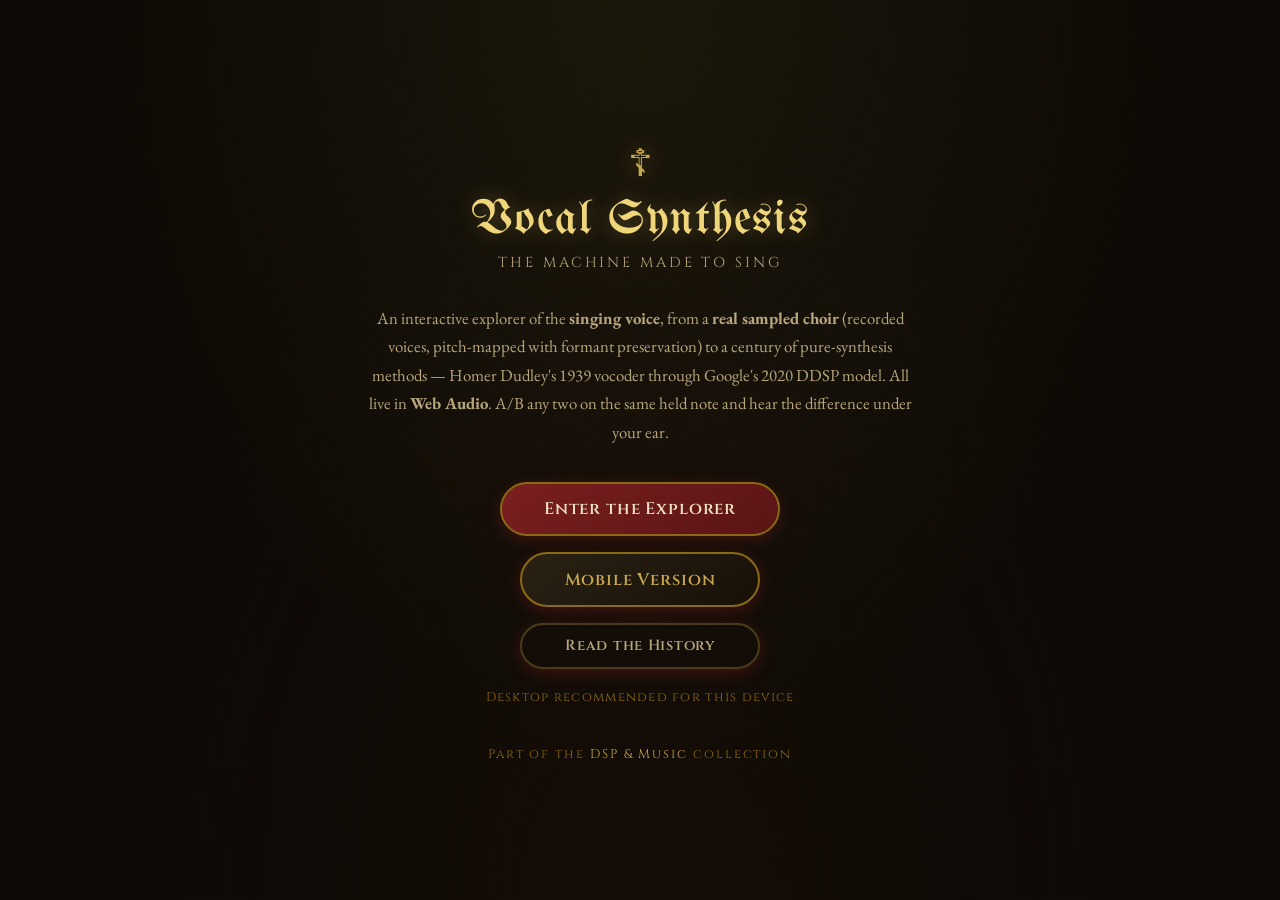
<file: index.html>
<!DOCTYPE html>
<html lang="en">
<head>
    <meta charset="UTF-8">
    <meta name="viewport" content="width=device-width, initial-scale=1.0">
    <title>Vocal Synthesis — An Explorer of Singing-Voice Synthesis</title>
    <link rel="preconnect" href="https://fonts.googleapis.com">
    <link rel="preconnect" href="https://fonts.gstatic.com" crossorigin>
    <link href="https://fonts.googleapis.com/css2?family=UnifrakturMaguntia&family=Cinzel:wght@400;600;700&family=EB+Garamond:ital,wght@0,400;0,600;1,400&display=swap" rel="stylesheet">
    <style>
        :root { --gold: #c8a84e; --gold-bright: #f0d67a; --gold-dark: #8b6914; --accent: #7a1f1f; --text-main: #e8d9b0; --text-dim: #b8a67e; --bg-dark: #0e0b06; }
        * { margin: 0; padding: 0; box-sizing: border-box; }
        body { font-family: 'EB Garamond', Georgia, serif; background: var(--bg-dark); color: var(--text-main); min-height: 100vh; display: flex; flex-direction: column; align-items: center; justify-content: center; text-align: center; padding: 2rem; }
        body::before { content: ''; position: fixed; inset: 0; background: radial-gradient(ellipse at 50% 0%, rgba(200,168,78,0.08), transparent 60%), radial-gradient(ellipse at 50% 100%, rgba(122,31,31,0.06), transparent 60%); pointer-events: none; }
        .content { position: relative; z-index: 1; max-width: 560px; }
        .cross { font-size: 2.4rem; color: var(--gold); text-shadow: 0 0 20px rgba(200,168,78,0.4); }
        h1 { font-family: 'UnifrakturMaguntia', 'Cinzel', serif; font-size: clamp(1.8rem, 5vw, 3rem); font-weight: 400; color: var(--gold-bright); text-shadow: 0 0 20px rgba(240,214,122,0.3); margin: 0.5rem 0; letter-spacing: 0.03em; }
        .subtitle { font-family: 'Cinzel', serif; font-size: 0.9rem; letter-spacing: 0.2em; text-transform: uppercase; color: var(--text-dim); margin-bottom: 2rem; }
        .desc { color: var(--text-dim); line-height: 1.7; margin-bottom: 2.2rem; font-size: 1.05rem; }
        .launch { display: flex; flex-direction: column; gap: 1rem; align-items: center; }
        .btn { font-family: 'Cinzel', serif; font-size: 1.05rem; font-weight: 600; color: #efe3c4; background: linear-gradient(145deg, var(--accent), #5a1414); border: 2px solid var(--gold-dark); border-radius: 50px; padding: 0.9rem 2.6rem; cursor: pointer; text-decoration: none; transition: all 0.3s ease; box-shadow: 0 4px 15px rgba(122,31,31,0.4); letter-spacing: 0.05em; min-width: 240px; }
        .btn:hover { border-color: var(--gold); box-shadow: 0 4px 20px rgba(122,31,31,0.6), 0 0 20px rgba(200,168,78,0.2); transform: translateY(-1px); }
        .btn.secondary { background: linear-gradient(145deg, #2a2214, #171008); color: var(--gold); }
        .btn.tertiary { background: transparent; color: var(--text-dim); border-color: rgba(200,168,78,0.3); font-size: 0.92rem; padding: 0.7rem 2rem; }
        .recommend { font-size: 0.8rem; color: var(--gold-dark); font-family: 'Cinzel', serif; letter-spacing: 0.1em; margin-top: 0.3rem; }
        .foot { margin-top: 2.5rem; font-size: 0.8rem; color: var(--gold-dark); letter-spacing: 0.15em; font-family: 'Cinzel', serif; }
        .foot a { color: var(--gold); text-decoration: none; }
    </style>
</head>
<body>
    <div class="content">
        <div class="cross">&#x2626;</div>
        <h1>Vocal Synthesis</h1>
        <div class="subtitle">The Machine Made to Sing</div>
        <p class="desc">An interactive explorer of the <strong>singing voice</strong>, from a <strong>real sampled choir</strong> (recorded voices, pitch-mapped with formant preservation) to a century of pure-synthesis methods &mdash; Homer Dudley's 1939 vocoder through Google's 2020 DDSP model. All live in <strong>Web Audio</strong>. A/B any two on the same held note and hear the difference under your ear.</p>
        <div class="launch">
            <a class="btn" id="primaryBtn" href="desktop.html">Enter the Explorer</a>
            <a class="btn secondary" id="secondaryBtn" href="vocal_mobile.html">Mobile Version</a>
            <a class="btn tertiary" href="HISTORY.md">Read the History</a>
            <div class="recommend" id="recommend"></div>
        </div>
        <div class="foot">Part of the <a href="https://github.com/BrendanJamesLynskey/DSP_and_Music">DSP &amp; Music</a> collection</div>
    </div>
    <script>
        (function () {
            const isMobile = /Android|iPhone|iPad|iPod|Mobile/i.test(navigator.userAgent) || window.innerWidth < 700;
            const primary = document.getElementById('primaryBtn');
            const secondary = document.getElementById('secondaryBtn');
            const rec = document.getElementById('recommend');
            if (isMobile) {
                primary.href = 'vocal_mobile.html'; primary.textContent = 'Enter (Mobile)';
                secondary.href = 'desktop.html'; secondary.textContent = 'Desktop Version';
                rec.textContent = 'Mobile device detected';
            } else {
                rec.textContent = 'Desktop recommended for this device';
            }
        })();
    </script>
</body>
</html>
</file>
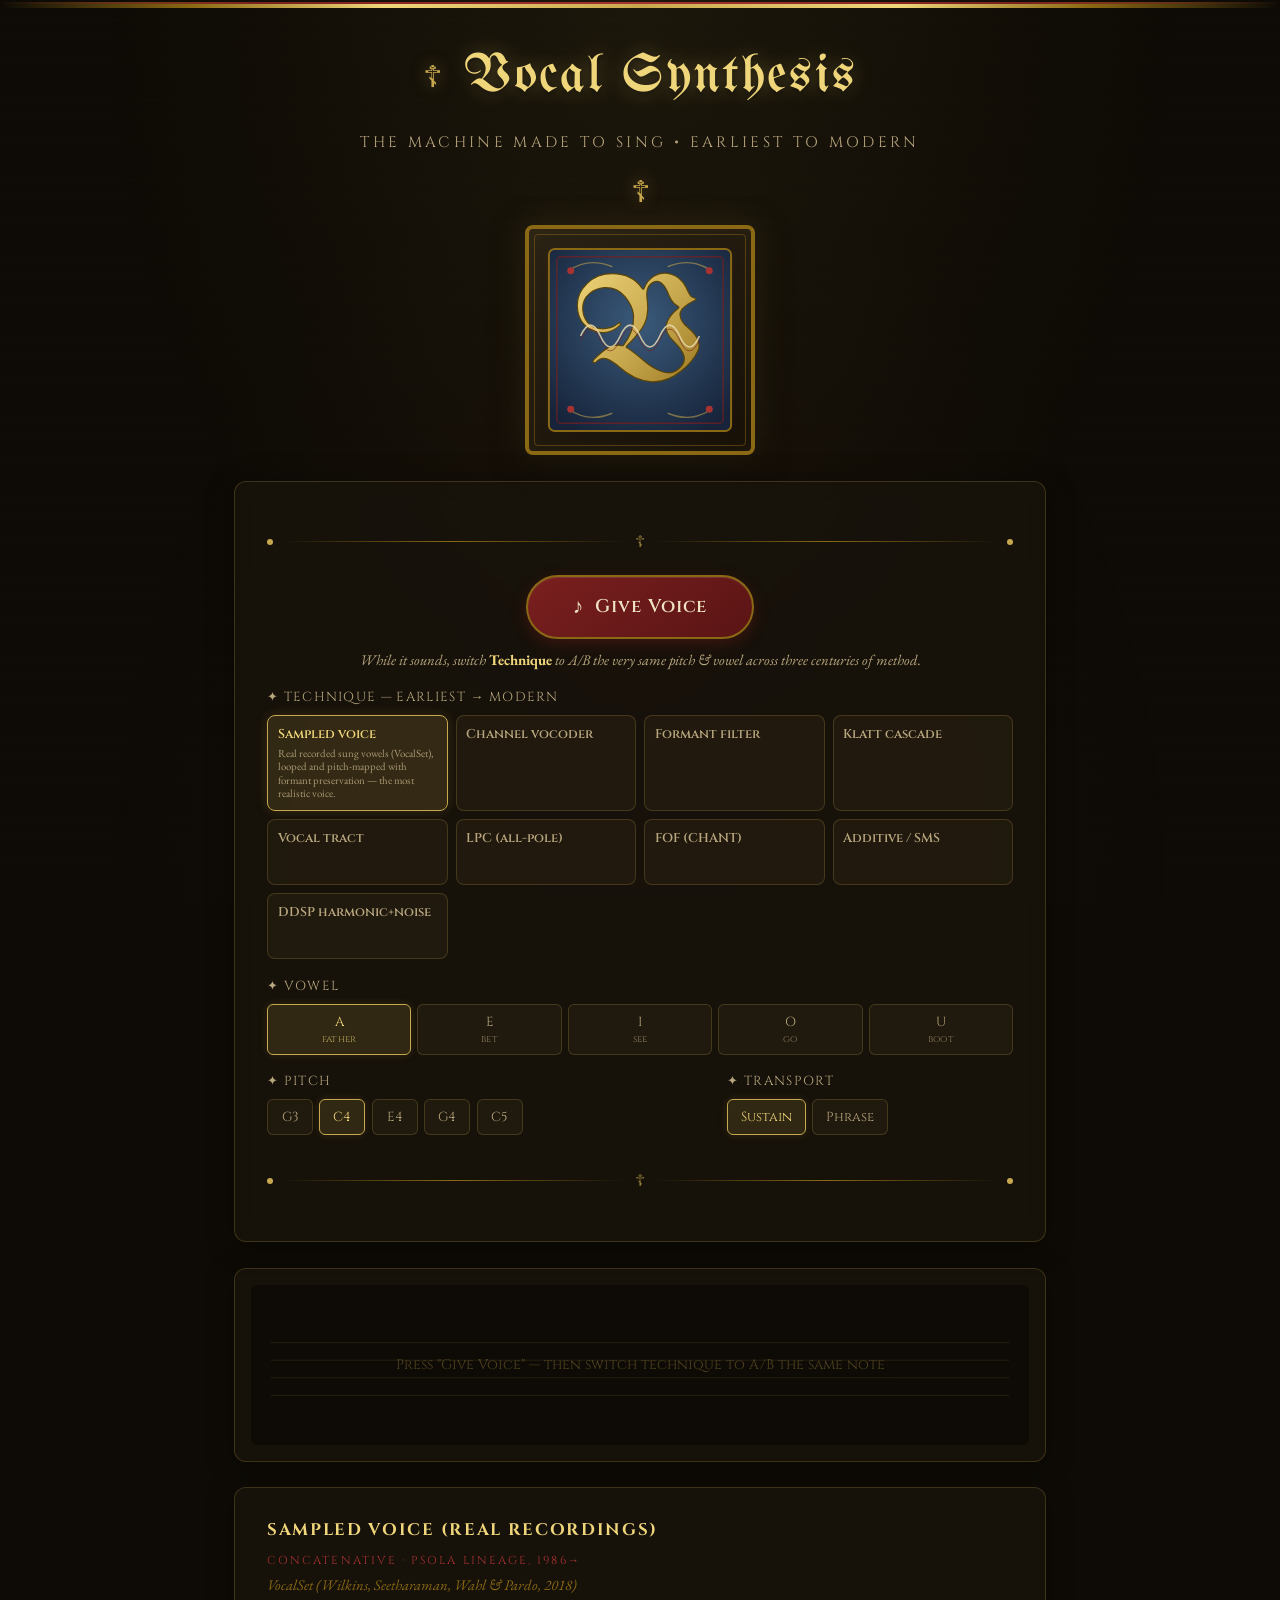
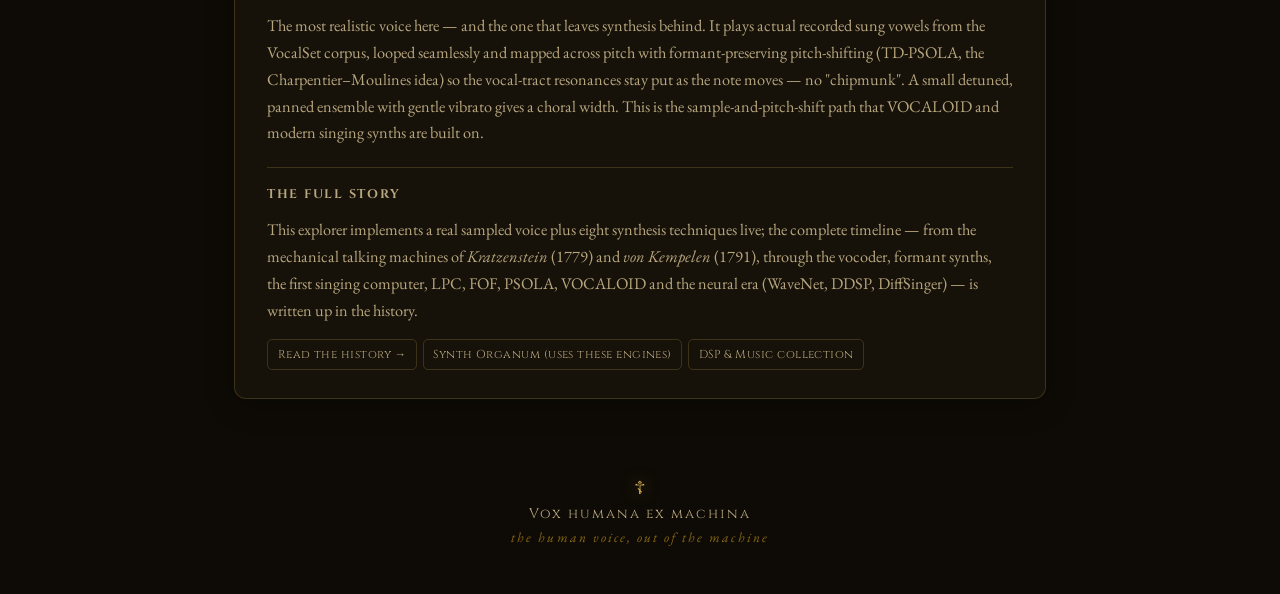
<file: desktop.html>
<!DOCTYPE html>
<html lang="en">
<head>
    <meta charset="UTF-8">
    <meta name="viewport" content="width=device-width, initial-scale=1.0">
    <title>Vocal Synthesis — An Explorer of Singing-Voice Synthesis</title>
    <link rel="preconnect" href="https://fonts.googleapis.com">
    <link rel="preconnect" href="https://fonts.gstatic.com" crossorigin>
    <link href="https://fonts.googleapis.com/css2?family=UnifrakturMaguntia&family=Cinzel:wght@400;600;700&family=EB+Garamond:ital,wght@0,400;0,600;1,400&display=swap" rel="stylesheet">
    <link rel="stylesheet" href="style.css">
</head>
<body>
    <div class="icon-border-top"></div>

    <header>
        <div class="cross-ornament">&#x2626;</div>
        <h1>Vocal Synthesis</h1>
        <p class="subtitle">The Machine Made to Sing &#8226; Earliest to Modern</p>
        <div class="cross-ornament">&#x2626;</div>
    </header>

    <main>
        <!-- Illuminated initial: a larynx / waveform "V" -->
        <div class="icon-frame" id="mainIcon">
            <svg viewBox="0 0 200 200" xmlns="http://www.w3.org/2000/svg" role="img" aria-label="Illuminated initial V — a singing larynx">
                <defs>
                    <linearGradient id="gold" x1="0" y1="0" x2="1" y2="1">
                        <stop offset="0" stop-color="#f0d67a"/><stop offset="0.5" stop-color="#c8a84e"/><stop offset="1" stop-color="#8b6914"/>
                    </linearGradient>
                    <radialGradient id="halo" cx="0.5" cy="0.4" r="0.7">
                        <stop offset="0" stop-color="#3a5a7a"/><stop offset="1" stop-color="#16233a"/>
                    </radialGradient>
                </defs>
                <rect x="8" y="8" width="184" height="184" rx="6" fill="url(#halo)" stroke="#8b6914" stroke-width="2"/>
                <rect x="16" y="16" width="168" height="168" rx="4" fill="none" stroke="#7a1f1f" stroke-width="1.5" opacity="0.7"/>
                <!-- vine flourishes -->
                <path d="M28 30 q20 -14 44 -4 M172 30 q-20 -14 -44 -4 M28 170 q20 14 44 4 M172 170 q-20 14 -44 4" fill="none" stroke="#c8a84e" stroke-width="1.4" opacity="0.55"/>
                <circle cx="30" cy="30" r="3.5" fill="#a83232"/><circle cx="170" cy="30" r="3.5" fill="#a83232"/>
                <circle cx="30" cy="170" r="3.5" fill="#a83232"/><circle cx="170" cy="170" r="3.5" fill="#a83232"/>
                <!-- initial V -->
                <text x="100" y="140" text-anchor="middle" font-family="UnifrakturMaguntia, serif" font-size="150" fill="url(#gold)" stroke="#5a4408" stroke-width="1.2">V</text>
                <!-- a sound-wave / vocal-fold ripple crossing the initial -->
                <g opacity="0.85" stroke="#e8d9b0" stroke-width="1.6" fill="none">
                    <path d="M40 96 q10 -22 20 0 t20 0 t20 0 t20 0 t20 0 t20 0"/>
                </g>
                <path d="M40 96 q10 -22 20 0 t20 0 t20 0 t20 0 t20 0 t20 0" fill="none" stroke="#7a1f1f" stroke-width="1" opacity="0.6" transform="translate(0,4)"/>
            </svg>
        </div>

        <div class="controls-panel">
            <div class="ornament-line"><span class="ornament-dot"></span><span class="ornament-rule"></span><span class="ornament-cross">&#x2626;</span><span class="ornament-rule"></span><span class="ornament-dot"></span></div>

            <div class="transport">
                <button class="btn-chant" id="btnChant" onclick="toggleChant()">
                    <span class="btn-icon">&#x266A;</span>
                    <span class="btn-text">Give Voice</span>
                </button>
            </div>

            <p class="ab-hint">While it sounds, switch <strong>Technique</strong> to A/B the very same pitch &amp; vowel across three centuries of method.</p>

            <!-- Technique picker (generated from VocalVoices.TECHNIQUES) -->
            <div class="control-group">
                <label class="control-label">&#x2726; Technique &mdash; earliest &rarr; modern</label>
                <div class="tech-selector" id="techButtons"></div>
            </div>

            <!-- Vowel -->
            <div class="control-group">
                <label class="control-label">&#x2726; Vowel</label>
                <div class="mode-selector vowel-selector">
                    <button class="vowel-btn active" data-vowel="a" onclick="selectVowel('a')">A<small>father</small></button>
                    <button class="vowel-btn" data-vowel="e" onclick="selectVowel('e')">E<small>bet</small></button>
                    <button class="vowel-btn" data-vowel="i" onclick="selectVowel('i')">I<small>see</small></button>
                    <button class="vowel-btn" data-vowel="o" onclick="selectVowel('o')">O<small>go</small></button>
                    <button class="vowel-btn" data-vowel="u" onclick="selectVowel('u')">U<small>boot</small></button>
                </div>
            </div>

            <div class="sliders-grid two">
                <!-- Pitch -->
                <div class="control-group">
                    <label class="control-label">&#x2726; Pitch</label>
                    <div class="mode-selector pitch-selector">
                        <button class="pitch-btn" data-hz="196.00" onclick="selectPitch(196.00,this)">G3</button>
                        <button class="pitch-btn active" data-hz="261.63" onclick="selectPitch(261.63,this)">C4</button>
                        <button class="pitch-btn" data-hz="329.63" onclick="selectPitch(329.63,this)">E4</button>
                        <button class="pitch-btn" data-hz="392.00" onclick="selectPitch(392.00,this)">G4</button>
                        <button class="pitch-btn" data-hz="523.25" onclick="selectPitch(523.25,this)">C5</button>
                    </div>
                </div>
                <!-- Sustain vs phrase -->
                <div class="control-group">
                    <label class="control-label">&#x2726; Transport</label>
                    <div class="mode-selector transport-mode">
                        <button class="mode-btn active" data-mode="sustain" onclick="selectMode('sustain')">Sustain</button>
                        <button class="mode-btn" data-mode="phrase" onclick="selectMode('phrase')">Phrase</button>
                    </div>
                </div>
            </div>

            <div class="ornament-line"><span class="ornament-dot"></span><span class="ornament-rule"></span><span class="ornament-cross">&#x2626;</span><span class="ornament-rule"></span><span class="ornament-dot"></span></div>
        </div>

        <div class="visualization-frame">
            <canvas id="vizCanvas" width="800" height="200"></canvas>
        </div>

        <!-- Selected-technique dossier -->
        <div class="about-panel">
            <h2 id="infoTitle">FOF / CHANT</h2>
            <div class="era" id="infoEra">1979–1984 · IRCAM</div>
            <div class="who" id="infoWho">Rodet, Potard &amp; Barrière</div>
            <p id="infoBody"></p>
            <div class="lineage">
                <h3>The full story</h3>
                <p>This explorer implements a real sampled voice plus eight synthesis techniques live; the complete timeline &mdash; from the mechanical talking machines of <em>Kratzenstein</em> (1779) and <em>von Kempelen</em> (1791), through the vocoder, formant synths, the first singing computer, LPC, FOF, PSOLA, VOCALOID and the neural era (WaveNet, DDSP, DiffSinger) &mdash; is written up in the history.</p>
                <div class="lineage-chain">
                    <a href="HISTORY.md">Read the history &rarr;</a>
                    <a href="https://brendanjameslynskey.github.io/Synth_Organum/">Synth&nbsp;Organum (uses these engines)</a>
                    <a href="https://github.com/BrendanJamesLynskey/DSP_and_Music">DSP &amp; Music collection</a>
                </div>
            </div>
        </div>
    </main>

    <footer>
        <div class="cross-ornament small">&#x2626;</div>
        <p>Vox humana ex machina</p>
        <p class="latin">the human voice, out of the machine</p>
    </footer>

    <script src="vocal-voices.js"></script>
    <script src="app.js"></script>
</body>
</html>
</file>
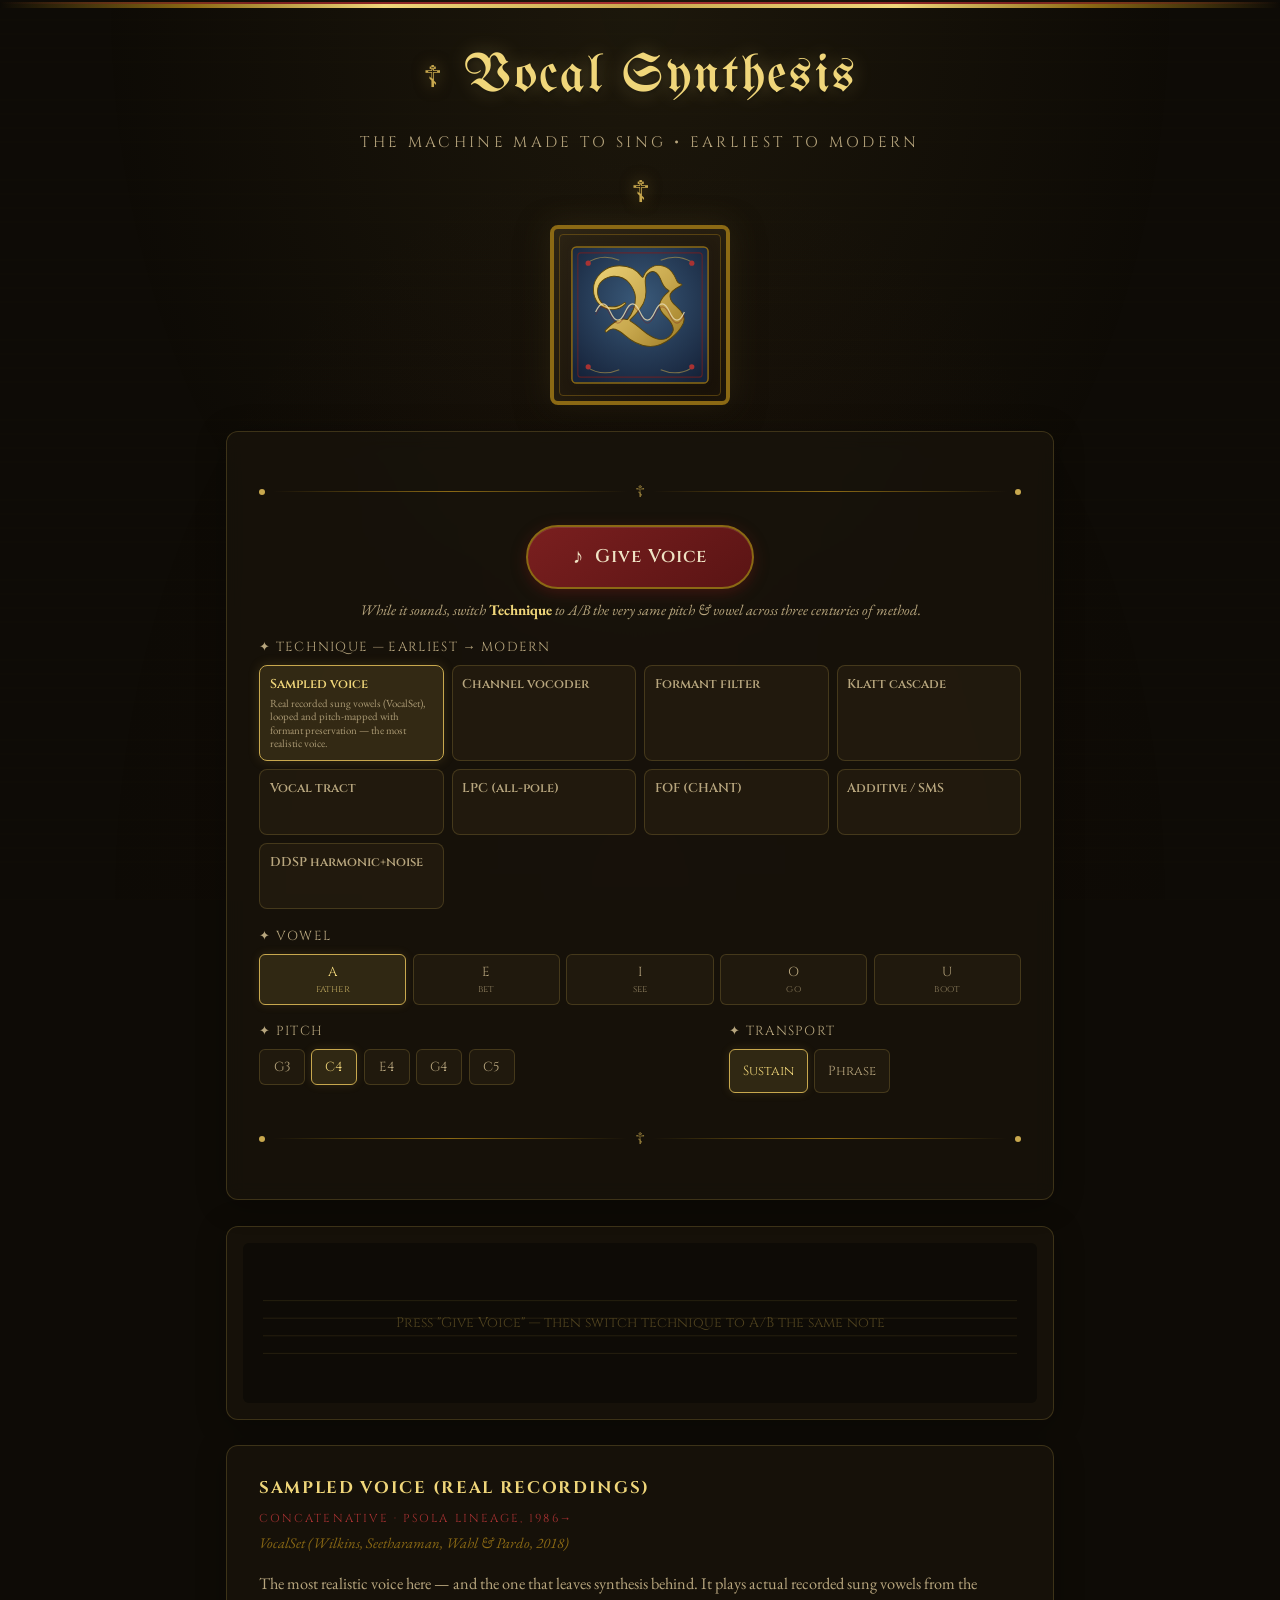
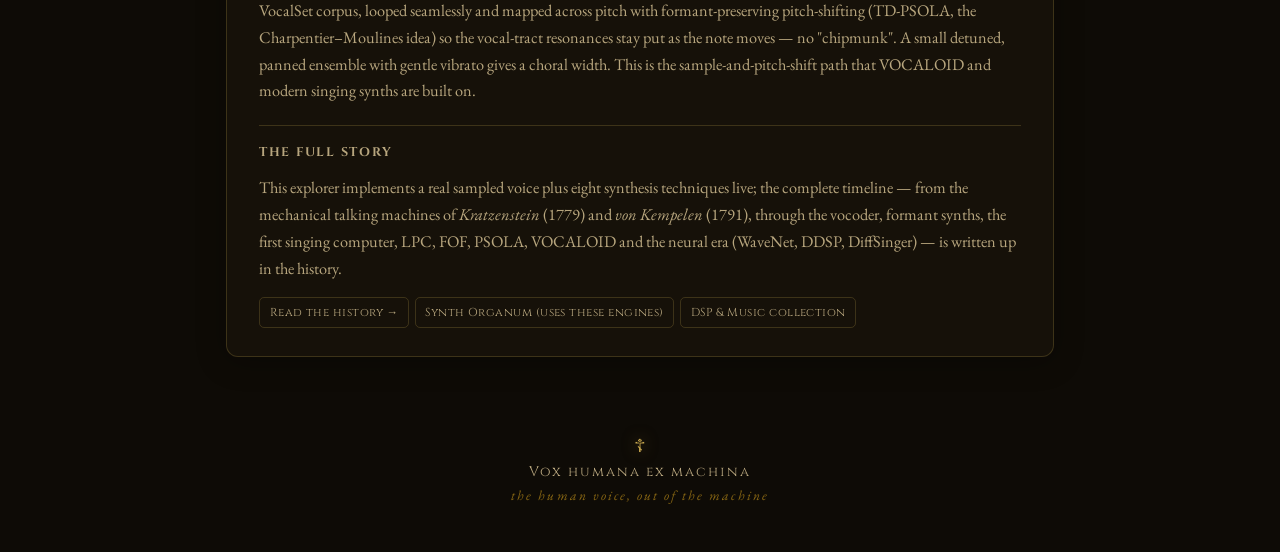
<file: vocal_mobile.html>
<!DOCTYPE html>
<html lang="en">
<head>
    <meta charset="UTF-8">
    <meta name="viewport" content="width=device-width, initial-scale=1.0, viewport-fit=cover, maximum-scale=1.0, user-scalable=no">
    <meta name="apple-mobile-web-app-capable" content="yes">
    <meta name="apple-mobile-web-app-status-bar-style" content="black-translucent">
    <title>Vocal Synthesis — An Explorer of Singing-Voice Synthesis</title>
    <link rel="preconnect" href="https://fonts.googleapis.com">
    <link rel="preconnect" href="https://fonts.gstatic.com" crossorigin>
    <link href="https://fonts.googleapis.com/css2?family=UnifrakturMaguntia&family=Cinzel:wght@400;600;700&family=EB+Garamond:ital,wght@0,400;0,600;1,400&display=swap" rel="stylesheet">
    <style>
/* === Vocal Synthesis — Styles (medieval manuscript: parchment, ink, gold) === */

:root {
    --gold: #c8a84e;
    --gold-bright: #f0d67a;
    --gold-dark: #8b6914;
    --accent: #7a1f1f;          /* vermilion rubric */
    --accent-light: #a83232;
    --ink: #1c1710;
    --ink-deep: #100c07;
    --panel-line: rgba(200, 168, 78, 0.22);
    --parchment: #efe3c4;
    --text-main: #e8d9b0;
    --text-dim: #b8a67e;
    --bg-dark: #0e0b06;
    --bg-panel: rgba(24, 19, 11, 0.85);
}

* { margin: 0; padding: 0; box-sizing: border-box; }

body {
    font-family: 'EB Garamond', 'Cormorant Garamond', Georgia, serif;
    background: var(--bg-dark);
    color: var(--text-main);
    min-height: 100vh;
    overflow-x: hidden;
    position: relative;
}

body::before {
    content: '';
    position: fixed;
    inset: 0;
    background:
        radial-gradient(ellipse at 50% 0%, rgba(200, 168, 78, 0.08) 0%, transparent 60%),
        radial-gradient(ellipse at 50% 100%, rgba(122, 31, 31, 0.06) 0%, transparent 60%);
    pointer-events: none;
    z-index: 0;
}

/* Faint ruled-manuscript / four-line stave texture */
body::after {
    content: '';
    position: fixed;
    inset: 0;
    background-image:
        url("data:image/svg+xml,%3Csvg xmlns='http://www.w3.org/2000/svg' width='80' height='80' viewBox='0 0 80 80'%3E%3Cpath d='M0 20h80M0 34h80M0 48h80M0 62h80' stroke='%23c8a84e' stroke-width='0.3' opacity='0.05'/%3E%3C/svg%3E");
    pointer-events: none;
    z-index: 0;
}

.icon-border-top {
    height: 6px;
    background: linear-gradient(90deg, transparent 0%, var(--gold-dark) 15%, var(--gold-bright) 30%, var(--gold) 50%, var(--gold-bright) 70%, var(--gold-dark) 85%, transparent 100%);
    position: relative;
    z-index: 10;
}
.icon-border-top::after {
    content: '';
    display: block;
    height: 2px;
    margin-top: 2px;
    background: linear-gradient(90deg, transparent 0%, var(--accent) 20%, var(--accent-light) 50%, var(--accent) 80%, transparent 100%);
}

header {
    text-align: center;
    padding: 2.5rem 1rem 1.2rem;
    position: relative;
    z-index: 5;
    display: flex;
    align-items: center;
    justify-content: center;
    gap: 1.4rem;
    flex-wrap: wrap;
}
.cross-ornament { font-size: 1.9rem; color: var(--gold); text-shadow: 0 0 15px rgba(200, 168, 78, 0.5); line-height: 1; }
.cross-ornament.small { font-size: 1.1rem; }

h1 {
    font-family: 'UnifrakturMaguntia', 'Cinzel', serif;
    font-size: clamp(2rem, 5vw, 3.4rem);
    font-weight: 400;
    color: var(--gold-bright);
    text-shadow: 0 0 20px rgba(240, 214, 122, 0.3), 0 2px 4px rgba(0, 0, 0, 0.5);
    letter-spacing: 0.04em;
}
.subtitle {
    font-family: 'Cinzel', serif;
    font-size: 0.95rem;
    color: var(--text-dim);
    letter-spacing: 0.22em;
    text-transform: uppercase;
    margin-top: 0.3rem;
    flex-basis: 100%;
}

main { max-width: 860px; margin: 0 auto; padding: 0 1.5rem 3rem; position: relative; z-index: 5; }

/* Illuminated-initial frame (inline SVG lives inside) */
.icon-frame {
    width: 230px;
    margin: 0 auto 1.6rem;
    padding: 12px;
    background: linear-gradient(145deg, #2a2214, #171008);
    border: 4px solid var(--gold-dark);
    border-radius: 8px;
    box-shadow: 0 0 30px rgba(200, 168, 78, 0.15), inset 0 0 20px rgba(200, 168, 78, 0.05), 0 8px 32px rgba(0, 0, 0, 0.5);
    position: relative;
    cursor: pointer;
    transition: box-shadow 0.5s ease, transform 0.3s ease;
    overflow: hidden;
}
.icon-frame:hover { box-shadow: 0 0 50px rgba(200, 168, 78, 0.25), inset 0 0 30px rgba(200, 168, 78, 0.08), 0 8px 32px rgba(0, 0, 0, 0.5); transform: scale(1.02); }
.icon-frame.active { box-shadow: 0 0 60px rgba(240, 214, 122, 0.35), inset 0 0 30px rgba(200, 168, 78, 0.1), 0 8px 32px rgba(0, 0, 0, 0.5); border-color: var(--gold-bright); }
.icon-frame::before { content: ''; position: absolute; inset: 5px; border: 1px solid var(--gold-dark); border-radius: 4px; opacity: 0.5; pointer-events: none; z-index: 2; }
.icon-frame svg { width: 100%; height: auto; display: block; position: relative; z-index: 1; }

.controls-panel {
    background: var(--bg-panel);
    border: 1px solid var(--panel-line);
    border-radius: 12px;
    padding: 2rem;
    margin-bottom: 1.6rem;
    backdrop-filter: blur(10px);
    box-shadow: 0 4px 30px rgba(0, 0, 0, 0.3);
}

.ornament-line { display: flex; align-items: center; gap: 0.5rem; margin: 1.1rem 0; }
.ornament-dot { width: 6px; height: 6px; background: var(--gold); border-radius: 50%; flex-shrink: 0; }
.ornament-rule { flex: 1; height: 1px; background: linear-gradient(90deg, transparent, var(--gold-dark), transparent); }
.ornament-cross { color: var(--gold); font-size: 1rem; flex-shrink: 0; opacity: 0.7; }

.transport { display: flex; justify-content: center; margin: 1.4rem 0 0.7rem; }
.btn-chant {
    font-family: 'Cinzel', serif;
    font-size: 1.15rem;
    font-weight: 600;
    color: var(--parchment);
    background: linear-gradient(145deg, var(--accent), #5a1414);
    border: 2px solid var(--gold-dark);
    border-radius: 50px;
    padding: 1rem 2.8rem;
    cursor: pointer;
    transition: all 0.3s ease;
    display: flex;
    align-items: center;
    gap: 0.7rem;
    box-shadow: 0 4px 15px rgba(122, 31, 31, 0.4), inset 0 1px 0 rgba(255, 255, 255, 0.1);
    letter-spacing: 0.05em;
}
.btn-chant:hover { background: linear-gradient(145deg, var(--accent-light), var(--accent)); border-color: var(--gold); box-shadow: 0 4px 20px rgba(122, 31, 31, 0.6), 0 0 20px rgba(200, 168, 78, 0.2); transform: translateY(-1px); }
.btn-chant:active { transform: translateY(1px); }
.btn-chant.playing { background: linear-gradient(145deg, #35502a, #223618); border-color: var(--gold-bright); animation: glowPulse 3s ease-in-out infinite; }
@keyframes glowPulse {
    0%, 100% { box-shadow: 0 4px 20px rgba(53, 80, 42, 0.4), 0 0 20px rgba(240, 214, 122, 0.1); }
    50% { box-shadow: 0 4px 25px rgba(53, 80, 42, 0.6), 0 0 35px rgba(240, 214, 122, 0.25); }
}
.btn-icon { font-size: 1.3rem; }

.ab-hint { text-align: center; font-size: 0.92rem; color: var(--text-dim); font-style: italic; margin: 0.2rem 0 1.2rem; }
.ab-hint strong { color: var(--gold-bright); font-style: normal; }

.control-label { display: block; font-family: 'Cinzel', serif; font-size: 0.82rem; color: var(--text-dim); letter-spacing: 0.1em; margin-bottom: 0.55rem; text-transform: uppercase; }
.control-group { margin-bottom: 1.1rem; }

/* Technique picker — a wrapped grid of rich buttons */
.tech-selector { display: grid; grid-template-columns: repeat(4, 1fr); gap: 0.5rem; }
@media (max-width: 720px) { .tech-selector { grid-template-columns: repeat(2, 1fr); } }
.tech-btn {
    font-family: 'Cinzel', serif;
    font-size: 0.8rem;
    font-weight: 600;
    color: var(--text-dim);
    background: rgba(40, 32, 18, 0.6);
    border: 1px solid var(--panel-line);
    border-radius: 8px;
    padding: 0.6rem 0.6rem;
    cursor: pointer;
    transition: all 0.2s ease;
    text-align: left;
    display: flex;
    flex-direction: column;
    gap: 0.25rem;
    min-height: 66px;
}
.tech-btn small { font-family: 'EB Garamond', serif; font-size: 0.68rem; font-weight: 400; letter-spacing: 0; line-height: 1.25; color: var(--text-dim); opacity: 0.7; display: none; }
.tech-btn:hover { background: rgba(200, 168, 78, 0.1); border-color: var(--gold-dark); color: var(--gold-bright); }
.tech-btn.active { color: var(--gold-bright); background: rgba(200, 168, 78, 0.16); border-color: var(--gold); box-shadow: 0 0 12px rgba(200, 168, 78, 0.18); }
.tech-btn.active small { display: block; opacity: 0.9; }

.mode-selector { display: flex; gap: 0.4rem; flex-wrap: wrap; }
.mode-btn, .vowel-btn, .pitch-btn {
    font-family: 'Cinzel', serif;
    font-size: 0.82rem;
    color: var(--text-dim);
    background: rgba(40, 32, 18, 0.6);
    border: 1px solid var(--panel-line);
    border-radius: 6px;
    padding: 0.5rem 0.8rem;
    cursor: pointer;
    transition: all 0.2s ease;
    min-width: 46px;
    text-align: center;
}
.mode-btn:hover, .vowel-btn:hover, .pitch-btn:hover { background: rgba(200, 168, 78, 0.1); border-color: var(--gold-dark); }
.mode-btn.active, .vowel-btn.active, .pitch-btn.active { color: var(--gold-bright); background: rgba(200, 168, 78, 0.15); border-color: var(--gold); box-shadow: 0 0 10px rgba(200, 168, 78, 0.15); }
.vowel-btn small { display: block; font-size: 0.6rem; letter-spacing: 0.02em; opacity: 0.7; margin-top: 2px; text-transform: none; }
.vowel-selector .vowel-btn { flex: 1; }

.sliders-grid { display: grid; grid-template-columns: 1fr 1fr; gap: 0.5rem 2rem; }
.sliders-grid.two { grid-template-columns: 3fr 2fr; }
@media (max-width: 600px) { .sliders-grid, .sliders-grid.two { grid-template-columns: 1fr; } }

.visualization-frame { background: var(--bg-panel); border: 1px solid var(--panel-line); border-radius: 12px; padding: 1rem; overflow: hidden; box-shadow: 0 4px 30px rgba(0, 0, 0, 0.3); margin-bottom: 1.6rem; }
#vizCanvas { width: 100%; height: 160px; display: block; border-radius: 6px; }

/* Selected-technique dossier panel */
.about-panel {
    background: var(--bg-panel);
    border: 1px solid var(--panel-line);
    border-radius: 12px;
    padding: 1.8rem 2rem;
    box-shadow: 0 4px 30px rgba(0, 0, 0, 0.3);
    line-height: 1.65;
}
.about-panel h2 { font-family: 'Cinzel', serif; font-size: 1.05rem; letter-spacing: 0.1em; text-transform: uppercase; color: var(--gold-bright); margin-bottom: 0.4rem; }
.about-panel .era { font-family: 'Cinzel', serif; font-size: 0.72rem; letter-spacing: 0.18em; text-transform: uppercase; color: var(--accent-light); margin-bottom: 0.15rem; }
.about-panel .who { font-family: 'EB Garamond', serif; font-style: italic; font-size: 0.92rem; color: var(--gold-dark); margin-bottom: 1rem; }
.about-panel p { color: var(--text-dim); font-size: 1.02rem; margin-bottom: 0.9rem; }
.about-panel p:last-child { margin-bottom: 0; }
.lineage { margin-top: 1.2rem; padding-top: 1.1rem; border-top: 1px solid var(--panel-line); }
.lineage h3 { font-family: 'Cinzel', serif; font-size: 0.78rem; letter-spacing: 0.14em; text-transform: uppercase; color: var(--text-dim); margin-bottom: 0.7rem; }
.lineage-chain { display: flex; flex-wrap: wrap; gap: 0.35rem; align-items: center; font-family: 'Cinzel', serif; font-size: 0.72rem; letter-spacing: 0.04em; }
.lineage-chain a { color: var(--text-dim); text-decoration: none; padding: 0.3rem 0.6rem; border: 1px solid var(--panel-line); border-radius: 5px; transition: all 0.2s ease; white-space: nowrap; }
.lineage-chain a:hover { color: var(--gold-bright); border-color: var(--gold); }

footer { text-align: center; padding: 2rem 1rem 3rem; position: relative; z-index: 5; }
footer p { font-family: 'Cinzel', serif; font-size: 0.85rem; color: var(--text-dim); letter-spacing: 0.15em; margin-top: 0.5rem; }
footer .latin { font-family: 'EB Garamond', serif; font-style: italic; font-size: 0.85rem; color: var(--gold-dark); margin-top: 0.3rem; }

::-webkit-scrollbar { width: 8px; }
::-webkit-scrollbar-track { background: var(--bg-dark); }
::-webkit-scrollbar-thumb { background: var(--gold-dark); border-radius: 4px; }
::-webkit-scrollbar-thumb:hover { background: var(--gold); }
::selection { background: rgba(200, 168, 78, 0.3); color: var(--parchment); }


/* mobile safe areas */
body { padding: env(safe-area-inset-top) env(safe-area-inset-right) env(safe-area-inset-bottom) env(safe-area-inset-left); }
.mode-btn, .choir-btn, .btn-chant { min-height: 44px; }
.icon-frame { width: 180px; }
main { padding-left: 1rem; padding-right: 1rem; }
</style>
</head>
<body>
    <div class="icon-border-top"></div>

    <header>
        <div class="cross-ornament">&#x2626;</div>
        <h1>Vocal Synthesis</h1>
        <p class="subtitle">The Machine Made to Sing &#8226; Earliest to Modern</p>
        <div class="cross-ornament">&#x2626;</div>
    </header>

    <main>
        <!-- Illuminated initial: a larynx / waveform "V" -->
        <div class="icon-frame" id="mainIcon">
            <svg viewBox="0 0 200 200" xmlns="http://www.w3.org/2000/svg" role="img" aria-label="Illuminated initial V — a singing larynx">
                <defs>
                    <linearGradient id="gold" x1="0" y1="0" x2="1" y2="1">
                        <stop offset="0" stop-color="#f0d67a"/><stop offset="0.5" stop-color="#c8a84e"/><stop offset="1" stop-color="#8b6914"/>
                    </linearGradient>
                    <radialGradient id="halo" cx="0.5" cy="0.4" r="0.7">
                        <stop offset="0" stop-color="#3a5a7a"/><stop offset="1" stop-color="#16233a"/>
                    </radialGradient>
                </defs>
                <rect x="8" y="8" width="184" height="184" rx="6" fill="url(#halo)" stroke="#8b6914" stroke-width="2"/>
                <rect x="16" y="16" width="168" height="168" rx="4" fill="none" stroke="#7a1f1f" stroke-width="1.5" opacity="0.7"/>
                <!-- vine flourishes -->
                <path d="M28 30 q20 -14 44 -4 M172 30 q-20 -14 -44 -4 M28 170 q20 14 44 4 M172 170 q-20 14 -44 4" fill="none" stroke="#c8a84e" stroke-width="1.4" opacity="0.55"/>
                <circle cx="30" cy="30" r="3.5" fill="#a83232"/><circle cx="170" cy="30" r="3.5" fill="#a83232"/>
                <circle cx="30" cy="170" r="3.5" fill="#a83232"/><circle cx="170" cy="170" r="3.5" fill="#a83232"/>
                <!-- initial V -->
                <text x="100" y="140" text-anchor="middle" font-family="UnifrakturMaguntia, serif" font-size="150" fill="url(#gold)" stroke="#5a4408" stroke-width="1.2">V</text>
                <!-- a sound-wave / vocal-fold ripple crossing the initial -->
                <g opacity="0.85" stroke="#e8d9b0" stroke-width="1.6" fill="none">
                    <path d="M40 96 q10 -22 20 0 t20 0 t20 0 t20 0 t20 0 t20 0"/>
                </g>
                <path d="M40 96 q10 -22 20 0 t20 0 t20 0 t20 0 t20 0 t20 0" fill="none" stroke="#7a1f1f" stroke-width="1" opacity="0.6" transform="translate(0,4)"/>
            </svg>
        </div>

        <div class="controls-panel">
            <div class="ornament-line"><span class="ornament-dot"></span><span class="ornament-rule"></span><span class="ornament-cross">&#x2626;</span><span class="ornament-rule"></span><span class="ornament-dot"></span></div>

            <div class="transport">
                <button class="btn-chant" id="btnChant" onclick="toggleChant()">
                    <span class="btn-icon">&#x266A;</span>
                    <span class="btn-text">Give Voice</span>
                </button>
            </div>

            <p class="ab-hint">While it sounds, switch <strong>Technique</strong> to A/B the very same pitch &amp; vowel across three centuries of method.</p>

            <!-- Technique picker (generated from VocalVoices.TECHNIQUES) -->
            <div class="control-group">
                <label class="control-label">&#x2726; Technique &mdash; earliest &rarr; modern</label>
                <div class="tech-selector" id="techButtons"></div>
            </div>

            <!-- Vowel -->
            <div class="control-group">
                <label class="control-label">&#x2726; Vowel</label>
                <div class="mode-selector vowel-selector">
                    <button class="vowel-btn active" data-vowel="a" onclick="selectVowel('a')">A<small>father</small></button>
                    <button class="vowel-btn" data-vowel="e" onclick="selectVowel('e')">E<small>bet</small></button>
                    <button class="vowel-btn" data-vowel="i" onclick="selectVowel('i')">I<small>see</small></button>
                    <button class="vowel-btn" data-vowel="o" onclick="selectVowel('o')">O<small>go</small></button>
                    <button class="vowel-btn" data-vowel="u" onclick="selectVowel('u')">U<small>boot</small></button>
                </div>
            </div>

            <div class="sliders-grid two">
                <!-- Pitch -->
                <div class="control-group">
                    <label class="control-label">&#x2726; Pitch</label>
                    <div class="mode-selector pitch-selector">
                        <button class="pitch-btn" data-hz="196.00" onclick="selectPitch(196.00,this)">G3</button>
                        <button class="pitch-btn active" data-hz="261.63" onclick="selectPitch(261.63,this)">C4</button>
                        <button class="pitch-btn" data-hz="329.63" onclick="selectPitch(329.63,this)">E4</button>
                        <button class="pitch-btn" data-hz="392.00" onclick="selectPitch(392.00,this)">G4</button>
                        <button class="pitch-btn" data-hz="523.25" onclick="selectPitch(523.25,this)">C5</button>
                    </div>
                </div>
                <!-- Sustain vs phrase -->
                <div class="control-group">
                    <label class="control-label">&#x2726; Transport</label>
                    <div class="mode-selector transport-mode">
                        <button class="mode-btn active" data-mode="sustain" onclick="selectMode('sustain')">Sustain</button>
                        <button class="mode-btn" data-mode="phrase" onclick="selectMode('phrase')">Phrase</button>
                    </div>
                </div>
            </div>

            <div class="ornament-line"><span class="ornament-dot"></span><span class="ornament-rule"></span><span class="ornament-cross">&#x2626;</span><span class="ornament-rule"></span><span class="ornament-dot"></span></div>
        </div>

        <div class="visualization-frame">
            <canvas id="vizCanvas" width="800" height="200"></canvas>
        </div>

        <!-- Selected-technique dossier -->
        <div class="about-panel">
            <h2 id="infoTitle">FOF / CHANT</h2>
            <div class="era" id="infoEra">1979–1984 · IRCAM</div>
            <div class="who" id="infoWho">Rodet, Potard &amp; Barrière</div>
            <p id="infoBody"></p>
            <div class="lineage">
                <h3>The full story</h3>
                <p>This explorer implements a real sampled voice plus eight synthesis techniques live; the complete timeline &mdash; from the mechanical talking machines of <em>Kratzenstein</em> (1779) and <em>von Kempelen</em> (1791), through the vocoder, formant synths, the first singing computer, LPC, FOF, PSOLA, VOCALOID and the neural era (WaveNet, DDSP, DiffSinger) &mdash; is written up in the history.</p>
                <div class="lineage-chain">
                    <a href="HISTORY.md">Read the history &rarr;</a>
                    <a href="https://brendanjameslynskey.github.io/Synth_Organum/">Synth&nbsp;Organum (uses these engines)</a>
                    <a href="https://github.com/BrendanJamesLynskey/DSP_and_Music">DSP &amp; Music collection</a>
                </div>
            </div>
        </div>
    </main>

    <footer>
        <div class="cross-ornament small">&#x2626;</div>
        <p>Vox humana ex machina</p>
        <p class="latin">the human voice, out of the machine</p>
    </footer>

    <script>
/**
 * vocal-voices.js — a small library of interchangeable VOCAL SYNTHESIS engines
 * for the Web Audio API, sharing one interface. The 'sampler' engine plays real
 * recorded vowels (VocalSet, CC BY 4.0) from ./voices/; every other engine is
 * pure synthesis with no samples or dependencies.
 *
 * Techniques (each a genuinely different way of making a sung voice):
 *
 *   'fof'      FOF — Fonction d'Onde Formantique (IRCAM CHANT). The voice is a
 *              stream of overlapping formant grains, one burst per glottal pulse.
 *              Runs in an AudioWorklet. The most convincingly "sung" of the four.
 *
 *   'formant'  Source–filter. A glottal-pulse oscillator run through a bank of
 *              parallel resonant band-pass formant filters. Native Web Audio nodes.
 *
 *   'additive' Additive / spectral. A sum of harmonics whose amplitudes trace the
 *              vowel's formant envelope, rebuilt per note as a PeriodicWave so the
 *              formants stay fixed while the pitch moves.
 *
 *   'tract'    Physical model. A Kelly–Lochbaum digital waveguide of the vocal
 *              tract — a ladder of cylindrical sections whose area function makes
 *              the vowel — excited by a glottal pulse. Runs in an AudioWorklet.
 *
 * Usage:
 *   await VocalVoices.init(ctx);                       // load the worklets once
 *   const v = VocalVoices.create(ctx, { technique:'fof', vowel:'a', detuneCents:0 });
 *   v.output.connect(dest);
 *   v.setFrequency(220, ctx.currentTime, 0.1);         // pitch (with optional glide)
 *   v.setLevel(1, ctx.currentTime);                    // gate the voice on
 *   v.setVowel('o', ctx.currentTime);                  // morph the vowel
 *   v.dispose();
 */
(function (global) {
    'use strict';

    // Directory this script was loaded from, so the sampled-voice assets in
    // ./voices/ resolve correctly however the page is hosted.
    const SCRIPT_DIR = (function () {
        try { const s = document.currentScript && document.currentScript.src; if (s) return s.replace(/[^/]*$/, ''); } catch (e) {}
        return '';
    })();

    // ── Sung-vowel formant tables: five formants {f: Hz, a: amp, bw: Hz} ─────────
    const VOWELS = {
        a: [{f:650,a:1,bw:80},{f:1080,a:0.5,bw:90},{f:2650,a:0.28,bw:120},{f:2900,a:0.2,bw:130},{f:3250,a:0.1,bw:140}],
        e: [{f:400,a:1,bw:70},{f:1700,a:0.45,bw:100},{f:2500,a:0.32,bw:120},{f:2900,a:0.22,bw:130},{f:3300,a:0.12,bw:140}],
        i: [{f:290,a:1,bw:60},{f:2100,a:0.4,bw:110},{f:2800,a:0.34,bw:120},{f:3300,a:0.24,bw:130},{f:3600,a:0.12,bw:150}],
        o: [{f:400,a:1,bw:70},{f:760,a:0.34,bw:80},{f:2550,a:0.2,bw:120},{f:2850,a:0.15,bw:130},{f:3250,a:0.08,bw:140}],
        u: [{f:350,a:1,bw:65},{f:600,a:0.26,bw:75},{f:2400,a:0.16,bw:120},{f:2800,a:0.1,bw:130},{f:3200,a:0.06,bw:140}]
    };

    // Vocal-tract constriction presets (tongue index/diameter, lip aperture) for
    // the Kelly–Lochbaum model. index is fraction glottis→lips.
    const TRACT_VOWELS = {
        a: { tongueIndex: 0.35, tongueDiameter: 2.6, lip: 1.5 },
        e: { tongueIndex: 0.56, tongueDiameter: 1.7, lip: 1.4 },
        i: { tongueIndex: 0.74, tongueDiameter: 1.05, lip: 1.4 },
        o: { tongueIndex: 0.40, tongueDiameter: 1.9, lip: 0.8 },
        u: { tongueIndex: 0.50, tongueDiameter: 1.4, lip: 0.7 }
    };

    // ── Worklet source: FOF grain voice ─────────────────────────────────────────
    const FOF_SRC = `
    class FofVoiceProcessor extends AudioWorkletProcessor {
      static get parameterDescriptors(){return [
        {name:'frequency',defaultValue:130,minValue:20,maxValue:3000,automationRate:'a-rate'},
        {name:'level',defaultValue:0,minValue:0,maxValue:2,automationRate:'a-rate'}];}
      constructor(o){super();o=(o&&o.processorOptions)||{};this.sr=sampleRate;this.phase=0;this.grains=[];
        this.formants=o.formants||[{f:600,a:1,bw:90}];this.tex=o.tex||0.004;
        this.breath=o.breath!=null?o.breath:0.06;this.jitter=o.jitter!=null?o.jitter:0.03;
        this.vibRate=4.2+Math.random()*1.6;this.vibDepth=o.vibDepth!=null?o.vibDepth:0.006;this.vibPhase=Math.random()*6.283;
        this.prune=Math.floor(0.065*this.sr);this.maxG=28;
        this.port.onmessage=(e)=>{if(e.data.formants)this.formants=e.data.formants;if(e.data.breath!=null)this.breath=e.data.breath;};}
      process(inp,outp,p){const out=outp[0][0];if(!out)return true;const fA=p.frequency,lA=p.level,n=out.length,T=6.283185307;
        for(let i=0;i<n;i++){const lvl=lA.length>1?lA[i]:lA[0];let f0=fA.length>1?fA[i]:fA[0];
          this.vibPhase+=T*this.vibRate/this.sr;if(this.vibPhase>T)this.vibPhase-=T;f0*=1+Math.sin(this.vibPhase)*this.vibDepth;
          this.phase+=f0/this.sr;
          if(this.phase>=1){this.phase-=1;if(lvl>0.0002||this.grains.length){this.grains.push({age:0,amp:1+(Math.random()-0.5)*this.jitter});
            while(this.grains.length&&this.grains[0].age>this.prune)this.grains.shift();if(this.grains.length>this.maxG)this.grains.shift();}}
          let s=0;const F=this.formants,tex=this.tex;
          for(let g=0;g<this.grains.length;g++){const gr=this.grains[g],t=gr.age/this.sr;let atk=1;if(t<tex)atk=0.5*(1-Math.cos(Math.PI*t/tex));
            for(let k=0;k<F.length;k++){const fm=F[k],env=atk*Math.exp(-Math.PI*fm.bw*t);if(env>1e-4)s+=gr.amp*fm.a*env*Math.sin(T*fm.f*t);}gr.age++;}
          if(this.breath>0)s+=(Math.random()*2-1)*this.breath*(0.4+0.6*Math.min(1,this.grains.length/3));
          out[i]=s*lvl*0.22;}
        return true;}}
    registerProcessor('fof-voice',FofVoiceProcessor);`;

    // ── Worklet source: Kelly–Lochbaum vocal-tract voice ────────────────────────
    const TRACT_SRC = `
    class TractVoiceProcessor extends AudioWorkletProcessor {
      static get parameterDescriptors(){return [
        {name:'frequency',defaultValue:130,minValue:20,maxValue:3000,automationRate:'a-rate'},
        {name:'level',defaultValue:0,minValue:0,maxValue:2,automationRate:'a-rate'}];}
      constructor(o){super();o=(o&&o.processorOptions)||{};this.sr=sampleRate;this.N=28;
        this.L=new Float64Array(this.N);this.R=new Float64Array(this.N);
        this.jL=new Float64Array(this.N+1);this.jR=new Float64Array(this.N+1);
        this.k=new Float64Array(this.N+1);this.diam=new Float64Array(this.N);
        this.glottalRefl=0.75;this.lipRefl=-0.85;this.phase=0;this.hp=0;this.hpPrev=0;
        this.vibRate=4.4+Math.random()*1.2;this.vibPhase=Math.random()*6.283;this.vibDepth=o.vibDepth!=null?o.vibDepth:0.006;
        this.breath=o.breath!=null?o.breath:0.02;this.tense=0.85;
        this.setShape(o.shape||{tongueIndex:0.4,tongueDiameter:2.2,lip:1.3});
        this.port.onmessage=(e)=>{if(e.data.shape)this.setShape(e.data.shape);if(e.data.breath!=null)this.breath=e.data.breath;};}
      setShape(s){const N=this.N;
        for(let i=0;i<N;i++){const x=i/(N-1);
          let d=1.5;                                   // rest profile
          if(x<0.18)d=0.7+x/0.18*0.8;                  // glottal end narrows
          const ti=s.tongueIndex,tw=0.22;              // tongue constriction (Gaussian dip)
          d-= (s.tongueDiameter>0? (1.9-s.tongueDiameter):0)*Math.exp(-Math.pow((x-ti)/tw,2));
          if(x>0.86)d=Math.min(d,s.lip);               // lip aperture
          this.diam[i]=Math.max(0.05,d);}
        // reflection coefficients from areas (A ~ diam^2)
        for(let i=1;i<N;i++){const a1=this.diam[i-1]*this.diam[i-1],a2=this.diam[i]*this.diam[i];
          this.k[i]=(a1-a2)/(a1+a2+1e-6);}
        this.k[0]=this.glottalRefl;this.k[N]=this.lipRefl;}
      glottal(ph,tense){ // Rosenberg-like pulse, tenseness shapes it
        const tp=0.6,tn=0.16;
        if(ph<tp)return tense*(3*(ph/tp)*(ph/tp)-2*(ph/tp)*(ph/tp)*(ph/tp));
        if(ph<tp+tn){const u=(ph-tp)/tn;return tense*(1-u*u);}
        return 0;}
      step(gl){const N=this.N,R=this.R,L=this.L,jR=this.jR,jL=this.jL,k=this.k;
        jR[0]=L[0]*this.glottalRefl+gl;
        for(let i=1;i<N;i++){const w=k[i]*(R[i-1]+L[i]);jR[i]=R[i-1]-w;jL[i-1]=L[i]+w;}
        jL[N-1]=R[N-1]*this.lipRefl;
        for(let i=0;i<N;i++){R[i]=jR[i]*0.9995;L[i]=jL[i]*0.9995;}
        return R[N-1];}
      process(inp,outp,p){const out=outp[0][0];if(!out)return true;const fA=p.frequency,lA=p.level,n=out.length,T=6.283185307;
        for(let i=0;i<n;i++){const lvl=lA.length>1?lA[i]:lA[0];let f0=fA.length>1?fA[i]:fA[0];
          this.vibPhase+=T*this.vibRate/this.sr;if(this.vibPhase>T)this.vibPhase-=T;f0*=1+Math.sin(this.vibPhase)*this.vibDepth;
          this.phase+=f0/this.sr;if(this.phase>=1)this.phase-=1;
          let g=this.glottal(this.phase,this.tense);if(this.breath>0)g+=(Math.random()*2-1)*this.breath;
          g*=lvl;
          let o1=this.step(g);o1=this.step(g);        // 2x oversample for bandwidth/stability
          // radiation highpass (lip differentiation)
          const hp=o1-this.hpPrev+0.995*this.hp;this.hp=hp;this.hpPrev=o1;
          out[i]=hp*lvl*0.6;}
        return true;}}
    registerProcessor('tract-voice',TractVoiceProcessor);`;

    // Worklet readiness is tracked PER AudioContext (a context can only use
    // worklets whose modules were added to it), so the library is safe even if
    // an app builds more than one context.
    async function init(ctx) {
        if (!ctx.__vocalWorklets) {
            try {
                for (const src of [FOF_SRC, TRACT_SRC]) {
                    const url = URL.createObjectURL(new Blob([src], { type: 'application/javascript' }));
                    await ctx.audioWorklet.addModule(url);
                }
                ctx.__vocalWorklets = true;
            } catch (e) {
                ctx.__vocalWorklets = false;
            }
        }
        await loadSamples(ctx);           // decode the real-voice sample bank (safe if it 404s)
        return !!ctx.__vocalWorklets;
    }

    // ── Sampled-voice bank (real VocalSet vowels, formant-preserving pitch grid) ──
    // Loaded once per context. Each loop is a seamless, steady sung vowel at a
    // known pitch; the runtime detunes the nearest loop by ≤ a few semitones.
    async function loadSamples(ctx) {
        if (ctx.__vocalSamples || ctx.__vocalSamplesTried) return ctx.__vocalSamples;
        ctx.__vocalSamplesTried = true;
        const base = api.sampleBase || (SCRIPT_DIR + 'voices/');
        try {
            const grid = await (await fetch(base + 'grid.json')).json();
            const map = {}, byPartVowel = {};
            await Promise.all(grid.map(async (g) => {
                const ab = await (await fetch(base + g.file)).arrayBuffer();
                const buffer = await ctx.decodeAudioData(ab);
                const key = g.part + '_' + g.midi + '_' + g.vowel;
                map[key] = { buffer, hz: g.hz, midi: g.midi, part: g.part, vowel: g.vowel };
                const pk = g.part + '|' + g.vowel;
                (byPartVowel[pk] = byPartVowel[pk] || []).push({ midi: g.midi, key });
            }));
            for (const k in byPartVowel) byPartVowel[k].sort((a, b) => a.midi - b.midi);
            ctx.__vocalSamples = { map, byPartVowel };
        } catch (e) { ctx.__vocalSamples = null; }
        return ctx.__vocalSamples;
    }
    function hasSamples(ctx) { return !!(ctx && ctx.__vocalSamples); }

    function hasWorklets(ctx) { return !!(ctx && ctx.__vocalWorklets); }

    // ── Consonant articulation ─────────────────────────────────────────────
    // Real singing articulates a consonant at each syllable onset (and often a
    // coda), then flows the melisma on the vowel. Most consonants are noise or
    // transient events we can synthesise procedurally — no samples needed — so
    // "Ky-ri-e" gets its k, "Sanctus" its s. Voiced consonants (m,n,l,r) use a
    // brief pitched murmur at the note's fundamental. Tuned for ecclesiastical
    // Latin but general enough for the vernacular song texts too.
    let _noiseBuf = null;
    function getNoise(ctx) {
        if (ctx.__vocalNoise) return ctx.__vocalNoise;
        const n = Math.floor(ctx.sampleRate * 2), buf = ctx.createBuffer(1, n, ctx.sampleRate), d = buf.getChannelData(0);
        for (let i = 0; i < n; i++) d[i] = Math.random() * 2 - 1;
        ctx.__vocalNoise = buf; return buf;
    }
    // A slow, smooth random-walk control signal in [-1,1] (20 s, looped). The
    // sampler engine plays it into a shared sub-cent detune input so a held
    // note breathes slightly — alive but never detuned against itself. One
    // buffer per context; each voice reads it at its own random rate.
    function getDrift(ctx) {
        if (ctx.__vocalDrift) return ctx.__vocalDrift;
        const n = Math.floor(ctx.sampleRate * 20), buf = ctx.createBuffer(1, n, ctx.sampleRate), d = buf.getChannelData(0);
        let vel = 0, val = 0, mx = 1e-6;
        for (let i = 0; i < n; i++) { vel += (Math.random() * 2 - 1) * 0.0009; vel *= 0.9992; val += vel; d[i] = val; if (Math.abs(val) > mx) mx = Math.abs(val); }
        for (let i = 0; i < n; i++) d[i] /= mx;                 // normalise to ±1
        ctx.__vocalDrift = buf; return buf;
    }
    // Phone → articulation params. cls: 'fric'|'stop'|'nasal'|'liquid'|'aspirate'.
    // cf/Q = band-pass centre/width of the noise; dur seconds; lvl relative gain;
    // voiced = add a pitched bed; closure = silent gap before a stop's burst.
    const CONSONANTS = {
        s:  { cls: 'fric', cf: 6800, Q: 1.3, dur: 0.10, lvl: 0.11 },
        z:  { cls: 'fric', cf: 6200, Q: 1.3, dur: 0.08, lvl: 0.08, voiced: true },
        sh: { cls: 'fric', cf: 3400, Q: 1.6, dur: 0.11, lvl: 0.12 },   // 'sc'+e/i, 'x' softening
        f:  { cls: 'fric', cf: 5200, Q: 0.6, dur: 0.09, lvl: 0.07 },
        v:  { cls: 'fric', cf: 4200, Q: 0.7, dur: 0.06, lvl: 0.06, voiced: true },
        th: { cls: 'fric', cf: 6400, Q: 0.5, dur: 0.08, lvl: 0.05 },
        h:  { cls: 'aspirate', cf: 2400, Q: 0.4, dur: 0.07, lvl: 0.05 },
        t:  { cls: 'stop', cf: 3600, Q: 1.0, dur: 0.014, lvl: 0.17, closure: 0.03 },
        d:  { cls: 'stop', cf: 3000, Q: 1.0, dur: 0.012, lvl: 0.12, closure: 0.02, voiced: true },
        p:  { cls: 'stop', cf: 1200, Q: 0.8, dur: 0.010, lvl: 0.13, closure: 0.03 },
        b:  { cls: 'stop', cf: 900,  Q: 0.8, dur: 0.010, lvl: 0.10, closure: 0.02, voiced: true },
        k:  { cls: 'stop', cf: 1800, Q: 1.4, dur: 0.015, lvl: 0.16, closure: 0.035 }, // guttural/back
        g:  { cls: 'stop', cf: 1500, Q: 1.4, dur: 0.013, lvl: 0.12, closure: 0.02, voiced: true },
        m:  { cls: 'nasal', lp: 360, dur: 0.07, lvl: 0.13 },
        n:  { cls: 'nasal', lp: 480, dur: 0.06, lvl: 0.13 },
        ng: { cls: 'nasal', lp: 300, dur: 0.07, lvl: 0.12 },
        l:  { cls: 'liquid', lp: 760, dur: 0.045, lvl: 0.12 },
        r:  { cls: 'liquid', lp: 620, dur: 0.055, lvl: 0.12, tap: true },  // rolled/tapped r
        w:  { cls: 'liquid', lp: 520, dur: 0.04, lvl: 0.09 },
        y:  { cls: 'liquid', lp: 1100, dur: 0.04, lvl: 0.09 }
    };
    // Ecclesiastical-Latin grapheme → phone, context-sensitive (c/g/sc soften
    // before e,i,ae,oe; digraphs ch/ph/th/gn/qu/x). Returns array of phone ids.
    function graphemesToPhones(cluster, nextVowel) {
        const soft = /^[eiœæy]/.test(nextVowel || '');
        const s = cluster.toLowerCase(), out = [];
        for (let i = 0; i < s.length;) {
            const two = s.substr(i, 2);
            if (two === 'ch') { out.push('k'); i += 2; }            // Christe = Kriste
            else if (two === 'ph') { out.push('f'); i += 2; }
            else if (two === 'th') { out.push('t'); i += 2; }       // Latin th = t
            else if (two === 'gn') { out.push('ng'); out.push('y'); i += 2; } // agnus ≈ any-us
            else if (two === 'qu') { out.push('k'); out.push('w'); i += 2; }
            else if (two === 'sc') { out.push(soft ? 'sh' : 'k'); if (!soft) out.push('k'); i += 2; }
            else {
                const c = s[i];
                if (c === 'c') out.push(soft ? 'sh' : 'k');         // Cecilia softens
                else if (c === 'g') out.push(soft ? 'y' : 'g');     // (soft g ≈ palatal glide, approx)
                else if (c === 'x') { out.push('k'); out.push('s'); }
                else if (c === 'j') out.push('y');                  // Latin j = y
                else if (c === 'w') out.push('w');
                else if ('bdfhklmnprstvz'.includes(c)) out.push(c);
                // silent/ignored: 'h' inside words is weak but we keep leading h; skip anything else
                i += 1;
            }
        }
        return out.filter((p) => CONSONANTS[p]);
    }
    // Split a syllable's text into {onset:[phones], coda:[phones]} around its vowel core.
    const _isVowel = (c) => 'aeiouyœæ'.includes(c);
    function splitSyllable(text) {
        const s = (text || '').toLowerCase().replace(/[^a-zœæ]/g, '');
        if (!s) return { onset: [], coda: [] };
        let a = 0; while (a < s.length && !_isVowel(s[a])) a++;
        let b = s.length; while (b > a && !_isVowel(s[b - 1])) b--;
        const onsetC = s.slice(0, a), firstVowel = s[a] || '', codaC = s.slice(b);
        return { onset: graphemesToPhones(onsetC, firstVowel), coda: graphemesToPhones(codaC, '') };
    }

    // Build a PeriodicWave whose harmonic amplitudes trace the formant envelope
    // at a given fundamental (used by the 'additive' technique).
    function formantWave(ctx, f0, formants) {
        const nyq = ctx.sampleRate / 2;
        const K = Math.max(4, Math.min(64, Math.floor(nyq / f0)));
        const real = new Float32Array(K + 1), imag = new Float32Array(K + 1);
        for (let k = 1; k <= K; k++) {
            const fh = k * f0;
            let amp = 0;
            for (const fm of formants) {
                const d = (fh - fm.f) / (fm.bw * 0.5);
                amp += fm.a / (1 + d * d);                 // Lorentzian formant peak
            }
            amp *= Math.pow(k, -0.35);                      // gentle source tilt
            imag[k] = amp;
        }
        return ctx.createPeriodicWave(real, imag, { disableNormalization: false });
    }

    function glottalWave(ctx) {
        const n = 40, real = new Float32Array(n), imag = new Float32Array(n);
        for (let k = 1; k < n; k++) imag[k] = 1 / Math.pow(k, 1.2);
        return ctx.createPeriodicWave(real, imag, { disableNormalization: false });
    }

    // Bright, near-flat-spectrum impulse-train wave — the classic buzzy LPC /
    // Speak-&-Spell excitation (many harmonics of nearly equal weight).
    function impulseWave(ctx) {
        const n = 32, real = new Float32Array(n), imag = new Float32Array(n);
        for (let k = 1; k < n; k++) imag[k] = 1 / Math.sqrt(k);   // ~ -3 dB/oct, still buzzy
        return ctx.createPeriodicWave(real, imag, { disableNormalization: false });
    }

    // A looping white-noise BufferSource (2 s), used as the hiss/aspiration/
    // stochastic excitation in the vocoder, ddsp, klatt and lpc techniques.
    function makeNoise(ctx) {
        const buf = ctx.createBuffer(1, Math.floor(ctx.sampleRate * 2), ctx.sampleRate);
        const d = buf.getChannelData(0);
        for (let i = 0; i < d.length; i++) d[i] = Math.random() * 2 - 1;
        const src = ctx.createBufferSource();
        src.buffer = buf; src.loop = true;
        return src;
    }

    // Sample a vowel's formant envelope (sum of Lorentzian peaks) at one frequency —
    // this sets each vocoder band gain and each ddsp/klatt resonator amplitude.
    function formantEnvAt(freq, formants) {
        let amp = 0;
        for (const fm of formants) {
            const d = (freq - fm.f) / (fm.bw * 0.65);
            amp += fm.a / (1 + d * d);
        }
        return amp;
    }

    // ── The voice factory ───────────────────────────────────────────────────────
    function create(ctx, opts) {
        opts = opts || {};
        const technique = opts.technique || 'fof';
        const vowelName = opts.vowel || 'a';
        const detuneCents = opts.detuneCents || 0;
        const detuneFactor = Math.pow(2, detuneCents / 1200);
        const breath = opts.breath != null ? opts.breath : 0.06;
        const vibDepth = opts.vibDepth != null ? opts.vibDepth : 0.006;

        // ── Pure sine-tone voice ────────────────────────────────────────────
        // An ethereal, wordless chant colour (as in Synth Orthodox): a sine
        // fundamental + a faint octave shimmer + a gentle vibrato. No formants,
        // no vowel, no consonants — just clean tone. The app's schola of detuned
        // voices supplies the choir width. Same API as every other technique.
        if (technique === 'sine') {
            const out = ctx.createGain(); out.gain.value = 0;                 // note gate
            const osc = ctx.createOscillator(); osc.type = 'sine'; osc.frequency.value = 220; osc.detune.value = detuneCents;
            const oscGain = ctx.createGain(); oscGain.gain.value = 0.9; osc.connect(oscGain); oscGain.connect(out);
            const oct = ctx.createOscillator(); oct.type = 'sine'; oct.frequency.value = 440; oct.detune.value = detuneCents;
            const octGain = ctx.createGain(); octGain.gain.value = 0.085; oct.connect(octGain); octGain.connect(out);   // faint octave shimmer
            const vibCents = opts.vibCents != null ? opts.vibCents : (vibDepth * 1200);
            const lfo = ctx.createOscillator(); lfo.type = 'sine'; lfo.frequency.value = 4.6 + Math.random() * 1.2;
            const lfoDepth = ctx.createGain(); lfoDepth.gain.value = Math.max(0, vibCents);
            lfo.connect(lfoDepth); lfoDepth.connect(osc.detune); lfoDepth.connect(oct.detune);
            osc.start(); oct.start(); lfo.start(ctx.currentTime + Math.random() * 0.1);
            return {
                technique, output: out, articulate() {},
                setFrequency(f, t, glide) {
                    if (!isFinite(f) || f <= 0) return;
                    const t0 = (t && t > ctx.currentTime) ? t : ctx.currentTime;
                    osc.frequency.cancelScheduledValues(t0); oct.frequency.cancelScheduledValues(t0);
                    if (glide && glide > 0) {
                        osc.frequency.setValueAtTime(osc.frequency.value, t0); osc.frequency.exponentialRampToValueAtTime(f, t0 + glide);
                        oct.frequency.setValueAtTime(oct.frequency.value, t0); oct.frequency.exponentialRampToValueAtTime(f * 2, t0 + glide);
                    } else { osc.frequency.setValueAtTime(f, t0); oct.frequency.setValueAtTime(f * 2, t0); }
                },
                setLevel(v, t) {
                    const g = out.gain; g.cancelScheduledValues(t); g.setValueAtTime(g.value, t);
                    if (v >= g.value) g.linearRampToValueAtTime(v, t + 0.03); else g.setTargetAtTime(v, t, 0.08);
                },
                setVowel() {},
                dispose() {
                    const t = ctx.currentTime, fade = 0.15;
                    try { out.gain.cancelScheduledValues(t); out.gain.setValueAtTime(out.gain.value, t); out.gain.linearRampToValueAtTime(0, t + fade); } catch (e) {}
                    try { osc.stop(t + fade + 0.05); oct.stop(t + fade + 0.05); lfo.stop(t + fade + 0.05); } catch (e) {}
                    setTimeout(() => { try { out.disconnect(); } catch (e) {} }, (fade + 0.1) * 1000);
                }
            };
        }

        if ((technique === 'fof' || technique === 'tract') && ctx.__vocalWorklets) {
            const name = technique === 'fof' ? 'fof-voice' : 'tract-voice';
            const processorOptions = technique === 'fof'
                ? { formants: VOWELS[vowelName], breath, vibDepth, jitter: 0.03 }
                : { shape: TRACT_VOWELS[vowelName], breath: breath * 0.4, vibDepth };
            const node = new AudioWorkletNode(ctx, name, { numberOfInputs: 0, outputChannelCount: [1], processorOptions });
            const freqParam = node.parameters.get('frequency');
            const levelParam = node.parameters.get('level');
            return {
                technique, output: node,
                setFrequency(f, t, glide) {
                    const target = f * detuneFactor;
                    freqParam.cancelScheduledValues(t);
                    if (glide && glide > 0) { freqParam.setValueAtTime(freqParam.value || target, t); freqParam.exponentialRampToValueAtTime(Math.max(1, target), t + glide); }
                    else freqParam.setValueAtTime(target, t);
                },
                setLevel(v, t) { levelParam.cancelScheduledValues(t); levelParam.setValueAtTime(v, t); },
                setVowel(name2, t) {
                    if (technique === 'fof') node.port.postMessage({ formants: VOWELS[name2] });
                    else node.port.postMessage({ shape: TRACT_VOWELS[name2] });
                },
                dispose() { try { node.disconnect(); } catch (e) {} }
            };
        }

        // ── Sampled real voice (VocalSet vowels, formant-preserving pitch grid) ──
        // The most realistic engine: it plays actual recorded sung vowels,
        // choosing the nearest pitch in the sample grid and detuning it by at
        // most a semitone or so (so the vocal-tract formants stay put — no
        // "chipmunk"). Long notes are sustained by phase-coherent splicing of
        // the short recording (see below). The splice engine renders the note
        // DEAD IN TUNE; the human "life" (vibrato, micro-jitter, breath, AM)
        // is then restored on the summed voice — see the LIFE section below —
        // with amounts benchmarked against real VocalSet sustained singing.
        if (technique === 'sampler' && hasSamples(ctx)) {
            const bank = ctx.__vocalSamples;
            const voicePref = opts.voice || 'auto';           // 'auto' | 'male' | 'female'
            // Vibrato depth in PEAK CENTS, benchmarked on real sustained takes
            // (VocalSet long tones): straight/early-music singing measures
            // ~15–45 cents at 3.5–5.5 Hz (operatic vibrato is 60–120 c — far
            // more than we want here). Engines pass vibDepth as a small ratio
            // (0.005–0.008); map that into the measured human range so the
            // default lands ~30 c instead of the old organ-static ~7 c.
            // opts.vibCents stays as the explicit override.
            const vibCents = opts.vibCents != null ? opts.vibCents
                : Math.max(12, Math.min(55, vibDepth * 4600));
            const vibRate = opts.vibRate != null ? opts.vibRate : (4.5 + Math.random() * 0.9);

            const out = ctx.createGain(); out.gain.value = 0;   // voice gate (vowel)
            // voiceOut = exposed output = gated vowel + ungated consonant tap, so
            // articulated consonants sound through/around the vowel gate.
            const voiceOut = ctx.createGain(); voiceOut.gain.value = 1;
            const consBus = ctx.createGain(); consBus.gain.value = 1; consBus.connect(voiceOut);

            // ── LIFE: vibrato / micro-jitter / AM / swell / breath ──────────
            // Periodic pitch modulation is applied to the SUMMED voice through
            // a short delay line whose delay time is modulated (instantaneous
            // pitch ratio = 1 − dτ/dt). This is exact FM of the whole voice:
            // perfectly coherent across every live splice segment, zero-mean
            // (a held note can never wander off pitch), and — crucially — it
            // leaves the splice engine's phase model untouched, so crossfading
            // segments keep reinforcing instead of beating. Slow mean drift
            // (which a bounded delay cannot express) stays on the shared
            // per-segment detune input, kept small enough to stay in tune.
            const trem = ctx.createGain(); trem.gain.value = 1;          // vibrato-locked AM + slow swell
            const vibDelay = ctx.createDelay(0.02); vibDelay.delayTime.value = 0.003;
            out.connect(trem); trem.connect(vibDelay); vibDelay.connect(voiceOut);
            const centsToRatio = (c) => Math.log(2) * c / 1200;          // small-angle cents → Δf/f
            // full vibrato depth expressed as a delay-swing (seconds)
            const vibFull = centsToRatio(vibCents) / (2 * Math.PI * vibRate);
            const lfo = ctx.createOscillator(); lfo.frequency.value = vibRate;
            const vibGain = ctx.createGain(); vibGain.gain.value = 0;    // grown by vibOnset()
            lfo.connect(vibGain); vibGain.connect(vibDelay.delayTime);
            lfo.start(ctx.currentTime + Math.random() * 0.1);
            // vibrato-locked AM: real vibrato always carries a few % of
            // amplitude modulation as the harmonics sweep the formant slopes
            const AM_FRAC = 0.055;
            const amGain = ctx.createGain(); amGain.gain.value = 0;      // grown by vibOnset()
            lfo.connect(amGain); amGain.connect(trem.gain);
            // a human never metronomes: slow random wobble of vibrato rate…
            const rateWob = ctx.createBufferSource(); rateWob.buffer = getDrift(ctx); rateWob.loop = true;
            rateWob.playbackRate.value = 2 + Math.random() * 2;
            const rateWobG = ctx.createGain(); rateWobG.gain.value = 0.25;   // ±0.25 Hz
            rateWob.connect(rateWobG); rateWobG.connect(lfo.frequency); rateWob.start();
            // …and of vibrato depth (±~25%)
            const depthWob = ctx.createBufferSource(); depthWob.buffer = getDrift(ctx); depthWob.loop = true;
            depthWob.playbackRate.value = 2.5 + Math.random() * 2;
            const depthWobG = ctx.createGain(); depthWobG.gain.value = 0;    // grown by vibOnset()
            depthWob.connect(depthWobG); depthWobG.connect(vibGain.gain); depthWob.start();
            // fast micro-jitter — the 1.5–9 Hz aperiodic pitch irregularity
            // real sustained notes show at ~3–9 cents RMS (also via the delay,
            // so it is zero-mean and phase-safe)
            const jit = ctx.createBufferSource(); jit.buffer = getDrift(ctx); jit.loop = true;
            jit.playbackRate.value = 9 + Math.random() * 6;
            const jitG = ctx.createGain(); jitG.gain.value = 3.2e-4;
            jit.connect(jitG); jitG.connect(vibDelay.delayTime); jit.start();
            // slow amplitude swell (±~5%) so a held note breathes
            const swellSrc = ctx.createBufferSource(); swellSrc.buffer = getDrift(ctx); swellSrc.loop = true;
            swellSrc.playbackRate.value = 1.5 + Math.random();
            const swellG = ctx.createGain(); swellG.gain.value = 0.05;
            swellSrc.connect(swellG); swellG.connect(trem.gain); swellSrc.start();
            // subtle vowel-shaped aspiration under the tone, gated with the
            // vowel: broadband air high-passed above the strong harmonics and
            // peaked at the vowel's F3 (the "breathy" formant region)
            const breathSrc = ctx.createBufferSource(); breathSrc.buffer = getNoise(ctx); breathSrc.loop = true;
            breathSrc.playbackRate.value = 0.85 + Math.random() * 0.3;
            const breathHP = ctx.createBiquadFilter(); breathHP.type = 'highpass'; breathHP.frequency.value = 1100; breathHP.Q.value = 0.5;
            const breathPK = ctx.createBiquadFilter(); breathPK.type = 'peaking'; breathPK.Q.value = 1; breathPK.gain.value = 10;
            breathPK.frequency.value = (VOWELS[vowelName] && VOWELS[vowelName][2]) ? VOWELS[vowelName][2].f : 2600;
            // real low male voices carry the least aspiration (their measured
            // HNR is already at the human lower bound) — scale the air with pitch
            const breathAt = (hz) => breath * 0.16 * Math.max(0.35, Math.min(1.25, hz / 300));
            const breathG = ctx.createGain(); breathG.gain.value = breathAt(200);
            breathSrc.connect(breathHP); breathHP.connect(breathPK); breathPK.connect(breathG); breathG.connect(out);
            breathSrc.start();
            // Delayed vibrato onset: a sung note starts near-straight and the
            // vibrato blooms as the note settles (~0.3 s delay + ~0.4 s grow —
            // clearly visible in the real long-tone takes). setTargetAtTime
            // only (never a value jump), so the delay line never clicks.
            const vibDelayOn = 0.22 + Math.random() * 0.16, vibGrowTc = 0.3 + Math.random() * 0.15;
            function vibOnset(t, frac) {
                const t0 = Math.max(ctx.currentTime, t || 0);
                try {
                    const g = vibGain.gain, a = amGain.gain, w = depthWobG.gain;
                    g.cancelScheduledValues(t0); a.cancelScheduledValues(t0); w.cancelScheduledValues(t0);
                    g.setTargetAtTime(vibFull * frac, t0, 0.03); a.setTargetAtTime(AM_FRAC * frac, t0, 0.03); w.setTargetAtTime(vibFull * 0.25 * frac, t0, 0.03);
                    g.setTargetAtTime(vibFull, t0 + vibDelayOn, vibGrowTc);
                    a.setTargetAtTime(AM_FRAC, t0 + vibDelayOn, vibGrowTc);
                    w.setTargetAtTime(vibFull * 0.25, t0 + vibDelayOn, vibGrowTc);
                } catch (e) {}
            }

            const hzToMidi = (hz) => 69 + 12 * Math.log2(hz / 440);
            function pickPart(midi) {
                if (voicePref === 'male') return 'm';
                if (voicePref === 'female') return 'f';
                return midi < 66 ? 'm' : 'f';                   // overlap at F#4
            }
            function pickLoop(vowelName, hz) {
                const midi = hzToMidi(hz), part = pickPart(midi);
                let list = bank.byPartVowel[part + '|' + vowelName] || bank.byPartVowel['m|' + vowelName] || bank.byPartVowel['f|' + vowelName];
                if (!list || !list.length) return null;
                let best = list[0], bd = Math.abs(list[0].midi - midi);
                for (const e of list) { const d = Math.abs(e.midi - midi); if (d < bd) { bd = d; best = e; } }
                return bank.map[best.key];
            }

            // ── Phase-coherent splice sustain ───────────────────────────────
            // A long note is built from SEGMENTS of the vowel sample spliced
            // end-to-end with short crossfades. Between splices the recording
            // plays back verbatim — perfectly natural and perfectly in tune. At
            // each splice the read position jumps to a RANDOM point, but that
            // point is quantised to a whole number of pitch periods and matched
            // to a global phase accumulator, so the outgoing and incoming
            // segments are IN PHASE while they overlap: they reinforce instead
            // of beating or comb-filtering (the failure mode of jittered
            // granular). Segment lengths are randomised so splices never fall
            // on a fixed grid — the sustain never repeats, yet stays one clean
            // pitch. ALL pitch modulation (portamento, vibrato, sub-cent drift)
            // is shared by every live segment through common AudioParam inputs,
            // so simultaneous layers can never sound at different pitches.
            let curVowel = vowelName, curLoop = pickLoop(curVowel, 200);
            // pitch-ramp state so setFrequency can glide smoothly across splices
            let hzFrom = 200, hzTo = 200, rampT0 = 0, rampDur = 0;
            function hzAt(t) {
                if (rampDur <= 0 || t >= rampT0 + rampDur) return hzTo;
                if (t <= rampT0) return hzFrom;
                return hzFrom * Math.pow(hzTo / hzFrom, (t - rampT0) / rampDur);   // cents-linear glide
            }
            // ∫ hzAt dt over [a,b] — exact for the cents-linear (exponential) ramp.
            function cyclesBetween(a, b) {
                if (b <= a) return 0;
                if (rampDur <= 0) return (b - a) * hzTo;
                const t1 = rampT0, t2 = rampT0 + rampDur;
                let s = 0;
                if (a < t1) s += (Math.min(b, t1) - a) * hzFrom;
                const ra = Math.max(a, t1), rb = Math.min(b, t2);
                if (rb > ra) {
                    const fa = hzAt(ra), fb = hzAt(rb);
                    s += Math.abs(fb - fa) < 1e-9 ? fa * (rb - ra) : (fb - fa) * (rb - ra) / Math.log(fb / fa);
                }
                if (b > t2) s += (b - Math.max(a, t2)) * hzTo;
                return s;
            }
            let phC = 0, phT = 0;                       // global phase: cycles elapsed at the target pitch
            function phaseAt(t) { return t >= phT ? phC + cyclesBetween(phT, t) * detuneFactor : phC - cyclesBetween(t, phT) * detuneFactor; }

            // Shared target pitch in cents (re REF_HZ). Every segment's detune
            // listens to this ONE node, so portamento moves all layers together.
            const REF_HZ = 440;
            const pitchCents = ctx.createConstantSource();
            pitchCents.offset.value = 1200 * Math.log2(hzTo / REF_HZ);
            pitchCents.start();
            // Slow random pitch drift — shared by every segment, so it adds
            // life without ever splitting the note into different simultaneous
            // pitches. Real sustained notes wander 4–15 cents RMS around the
            // mean; ±3.5 c peak keeps us audibly alive yet safely in tune
            // (and keeps splice read-position error ≪ a pitch period).
            const driftSrc = ctx.createBufferSource(); driftSrc.buffer = getDrift(ctx); driftSrc.loop = true;
            driftSrc.playbackRate.value = 0.85 + Math.random() * 0.3;
            const driftGain = ctx.createGain(); driftGain.gain.value = 5;     // ±5 cents
            driftSrc.connect(driftGain); driftSrc.start();

            // Measure each loop ONCE (lazily, cached on the loop object): a 10 ms
            // pitch track by normalized autocorrelation, its median pitch, and a
            // cumulative-phase map. Real VocalSet takes are NOT dead steady — a
            // few are >100 cents off their grid label and most carry the
            // singer's own vibrato — so per-segment detune curves FLATTEN the
            // measured track to the target pitch (formants untouched: the
            // correction is only ever a few % of playback rate), and splice
            // offsets are phase-quantised through the map, not a fixed period.
            function pitchMap(loop) {
                if (loop.__pm) return loop.__pm;
                const d = loop.buffer.getChannelData(0), sr = loop.buffer.sampleRate;
                const hop = Math.max(1, Math.floor(sr * 0.01)), win = Math.floor(sr * 0.04);
                const lo = Math.max(2, Math.floor(sr / (loop.hz * 1.21))), hi = Math.min(Math.floor(sr / (loop.hz * 0.83)), Math.floor(d.length / 3));
                // 10 ms RMS bins: quiet pockets (glottal gaps, creak, edits) break
                // the phase model invisibly — frames touching one are excluded
                const nb = Math.max(1, Math.floor(d.length / hop)), bins = new Float64Array(nb);
                for (let j = 0; j < nb; j++) {
                    let e = 0; const a0 = j * hop, b0 = Math.min(d.length, a0 + hop);
                    for (let i = a0; i < b0; i++) e += d[i] * d[i];
                    bins[j] = Math.sqrt(e / (b0 - a0));
                }
                const bSorted = Array.from(bins).sort((p, q) => p - q), bMed = bSorted[Math.floor(nb / 2)] || 1e-6;
                const hzs = [], clar = [], quiet = [];
                for (let s = 0; s + win + hi < d.length; s += hop) {
                    let bl = lo, bv = -2; const vals = new Float64Array(hi - lo + 1);
                    for (let L = lo; L <= hi; L++) {
                        let num = 0, e1 = 0, e2 = 0;
                        for (let i = s; i < s + win; i++) { const p = d[i], q = d[i + L]; num += p * q; e1 += p * p; e2 += q * q; }
                        const v = num / Math.sqrt(e1 * e2 + 1e-20); vals[L - lo] = v;
                        if (v > bv) { bv = v; bl = L; }
                    }
                    let lag = bl;
                    if (bl > lo && bl < hi) {   // parabolic sub-sample refinement
                        const y1 = vals[bl - 1 - lo], y2 = vals[bl - lo], y3 = vals[bl + 1 - lo], den = y1 - 2 * y2 + y3;
                        if (Math.abs(den) > 1e-12) lag = bl + 0.5 * (y1 - y3) / den;
                    }
                    hzs.push(sr / lag); clar.push(bv);
                    let qm = Infinity;
                    for (let j = Math.floor(s / hop); j <= Math.min(nb - 1, Math.floor((s + win) / hop)); j++) if (bins[j] < qm) qm = bins[j];
                    quiet.push(qm < 0.72 * bMed);
                }
                if (!hzs.length) { hzs.push(loop.hz); clar.push(1); quiet.push(false); }
                // 3-point median filter kills single-frame estimator glitches
                const sm = hzs.map((v, i) => {
                    const p = hzs[Math.max(0, i - 1)], q = v, r = hzs[Math.min(hzs.length - 1, i + 1)];
                    return Math.max(Math.min(p, q), Math.min(Math.max(p, q), r));
                });
                // median pitch from RELIABLE frames only (strong periodicity)
                let rel = sm.filter((v, k) => clar[k] >= 0.72);
                if (!rel.length) rel = sm;
                const sorted = rel.slice().sort((p, q) => p - q), hzMed = sorted[Math.floor(sorted.length / 2)];
                // frames with weak periodicity or absurd deviation are UNRELIABLE
                // (breathy onsets, creak): bridge them by interpolation so the
                // flatten curve never chases estimator noise…
                const bad = sm.map((v, k) => quiet[k] || clar[k] < 0.72 || Math.abs(1200 * Math.log2(v / hzMed)) > 250);
                for (let k = 0; k < sm.length; k++) {
                    if (!bad[k]) continue;
                    let p = k - 1; while (p >= 0 && bad[p]) p--;
                    let q = k + 1; while (q < sm.length && bad[q]) q++;
                    const va = p >= 0 ? sm[p] : (q < sm.length ? sm[q] : hzMed);
                    const vb = q < sm.length ? sm[q] : va;
                    sm[k] = va * Math.pow(vb / va, q > p ? (k - p) / (q - p) : 0);
                }
                const cT0 = (win / 2) / sr, hopSec = hop / sr;
                // …and keep splices out of the unreliable span entirely
                let g0 = 0; while (g0 < bad.length && bad[g0]) g0++;
                let g1 = bad.length - 1; while (g1 >= 0 && bad[g1]) g1--;
                const minOff = g0 > 0 && g0 < bad.length ? cT0 + g0 * hopSec : 0;
                const maxPos = g1 >= 0 && g1 < bad.length - 1 ? cT0 + g1 * hopSec + hopSec : loop.buffer.duration;
                const hzAtPos = (t) => {
                    const u = (t - cT0) / hopSec, i = Math.max(0, Math.min(sm.length - 1, Math.floor(u)));
                    const j = Math.min(sm.length - 1, i + 1), fr = Math.max(0, Math.min(1, u - i));
                    return sm[i] * (1 - fr) + sm[j] * fr;
                };
                // cumulative phase (cycles) at 1 ms resolution over the buffer
                const step = 0.001, nSt = Math.ceil(loop.buffer.duration / step) + 2;
                const phi = new Float64Array(nSt);
                for (let k = 1; k < nSt; k++) phi[k] = phi[k - 1] + hzAtPos((k - 0.5) * step) * step;
                const phiAtPos = (t) => {
                    const u = Math.max(0, t / step), i = Math.min(nSt - 2, Math.floor(u));
                    return phi[i] + (phi[i + 1] - phi[i]) * (u - i);
                };
                loop.__pm = { hzMed, hzMin: Math.min.apply(null, sm), hzAtPos, phiAtPos, minOff, maxPos };
                return loop.__pm;
            }
            // 10 ms RMS profile of a loop (cached), for per-segment loudness
            // equalisation — keeps the sustain's amplitude steady wherever the
            // splice lands in the recording.
            function rmsProfile(loop) {
                if (loop.__rms) return loop.__rms;
                const d = loop.buffer.getChannelData(0), sr = loop.buffer.sampleRate, w = Math.max(1, Math.floor(sr * 0.01));
                const n = Math.max(1, Math.floor(d.length / w)), arr = new Float32Array(n);
                let total = 0;
                for (let k = 0; k < n; k++) {
                    let s = 0; const a0 = k * w, b0 = Math.min(d.length, a0 + w);
                    for (let i = a0; i < b0; i++) s += d[i] * d[i];
                    arr[k] = Math.sqrt(s / (b0 - a0)); total += arr[k];
                }
                loop.__rms = { arr, win: w / sr, mean: total / n }; return loop.__rms;
            }
            function rmsAt(loop, t) {
                const p = rmsProfile(loop), u = t / p.win, i = Math.max(0, Math.min(p.arr.length - 1, Math.floor(u)));
                const j = Math.min(p.arr.length - 1, i + 1), fr = Math.max(0, Math.min(1, u - i));
                return p.arr[i] * (1 - fr) + p.arr[j] * fr;
            }

            const XFADE = 0.09, SEG_MIN = 0.16, SEG_MAX = 0.34;   // splice crossfade / segment-length bounds (s)
            const segs = new Set();
            let nextAt = 0, alive = true, lastSeg = null;         // lastSeg: the most recently started segment
            let spliceBarrier = 0;   // segments starting before this must END by it (a scheduled resplice)

            // Where (in buffer seconds) is a flattened segment's read head after
            // `cyc` output cycles? Inverts the cumulative-phase map by Newton.
            function posAfter(pm, off, cyc) {
                let p = off + cyc / pm.hzMed;
                for (let it = 0; it < 3; it++) p += (pm.phiAtPos(off) + cyc - pm.phiAtPos(p)) / pm.hzAtPos(p);
                return p;
            }
            // Fine-align a candidate splice offset by cross-correlating the raw
            // waveform against what the OUTGOING segment is playing at t0 — this
            // is exact where the phase map is only approximate, so crossfading
            // segments genuinely reinforce (no mid-splice level dip or comb).
            function alignOffset(oldLoop, posOut, newLoop, cand, f) {
                try {
                    const dOld = oldLoop.buffer.getChannelData(0), dNew = newLoop.buffer.getChannelData(0);
                    const sr = newLoop.buffer.sampleRate;
                    const per = Math.max(8, Math.floor(sr / pitchMap(newLoop).hzMed));
                    const W = Math.min(per * 4, Math.floor(sr * 0.05));   // ~the crossfade's span
                    const half = Math.floor(per * 1.2);                   // ≥ a full period: a true peak is always in range
                    const i0 = Math.floor(posOut * sr), j0 = Math.floor(cand * sr);
                    if (i0 < 0 || i0 + W >= dOld.length) return { off: cand, v: 0 };
                    const lo = Math.max(-half, -j0), hi = Math.min(half, dNew.length - W - j0 - 1);
                    if (hi <= lo) return { off: cand, v: 0 };
                    let bestD = 0, bestV = -2, e1 = 0;
                    for (let k = 0; k < W; k++) e1 += dOld[i0 + k] * dOld[i0 + k];
                    for (let dlt = lo; dlt <= hi; dlt++) {
                        let num = 0, e2 = 0;
                        for (let k = 0; k < W; k++) { const p = dOld[i0 + k], q = dNew[j0 + dlt + k]; num += p * q; e2 += q * q; }
                        const v = num / Math.sqrt(e2 + 1e-12);
                        if (v > bestV) { bestV = v; bestD = dlt; }
                    }
                    return { off: cand + bestD / sr, v: bestV / Math.sqrt(e1 + 1e-12) };
                } catch (e) { return { off: cand, v: 0 }; }
            }

            // Start one segment at audio-clock time t0; returns its full-level
            // duration so the scheduler knows when the next splice is due.
            function startSegment(t0) {
                const loop = curLoop; if (!loop || !loop.buffer) return SEG_MIN;
                const pm = pitchMap(loop), prof = rmsProfile(loop);
                if (t0 > phT) { phC = phaseAt(t0); phT = t0; }
                const ph = phaseAt(t0);
                const f = hzAt(t0) * detuneFactor;
                const rate0 = f / pm.hzMed, rateMax = f / pm.hzMin;
                const dur = loop.buffer.duration, margin = 0.015;
                const needMin = (SEG_MIN + 2 * XFADE) * rateMax * 1.02 + margin;
                // stay inside the loop's RELIABLE pitch-tracked span
                const useEnd = Math.min(dur, pm.maxPos + 0.02);
                const useStart = Math.min(pm.minOff, Math.max(0, useEnd - needMin - 0.02));
                const maxOff = Math.max(useStart, useEnd - needMin);
                // random read position, then nudged (< one period) so the
                // recording's cumulative phase there matches the global phase
                const frac = ph - Math.floor(ph);
                // leave ~2.5 periods of headroom so the phase nudge and waveform
                // alignment below never push the offset past maxOff (a hard clamp
                // there would undo the alignment and dip the crossfade)
                let off = useStart + Math.random() * Math.max(0, maxOff - 2.5 / pm.hzMed - useStart);
                for (let it = 0; it < 2; it++) {
                    const p0 = pm.phiAtPos(off);
                    let dphi = frac - (p0 - Math.floor(p0));
                    dphi -= Math.round(dphi);
                    off += dphi / pm.hzAtPos(off);
                }
                // ...then aligned exactly to the OUTGOING segment's waveform
                let alignV = 1;
                if (lastSeg && t0 - lastSeg.t0 < 0.8 && lastSeg.loop.buffer) {
                    const posOut = posAfter(pitchMap(lastSeg.loop), lastSeg.off, phaseAt(t0) - phaseAt(lastSeg.t0));
                    const al = alignOffset(lastSeg.loop, posOut, loop, off, f);
                    off = al.off; alignV = al.v;
                }
                off = Math.max(0, Math.min(maxOff, off));
                const avail = (useEnd - off - margin) / (rateMax * 1.02) - 2 * XFADE;
                let segFull = Math.max(0.05, Math.min(SEG_MIN + Math.random() * (SEG_MAX - SEG_MIN), avail));
                // never straddle a scheduled resplice point (its pitch/loop may
                // change beyond this segment's rate budget)
                if (t0 < spliceBarrier) segFull = Math.max(0.05, Math.min(segFull, spliceBarrier - XFADE - t0));
                const T = segFull + 2 * XFADE, tEnd = t0 + XFADE + segFull;   // the next segment starts at tEnd
                const src = ctx.createBufferSource(); src.buffer = loop.buffer; src.loop = false;
                const baseCents = 1200 * Math.log2(REF_HZ / pm.hzMed) + detuneCents;
                // Detune curve FLATTENS the recording's measured pitch track so
                // this segment sounds at exactly the (shared) target pitch.
                const dt = 0.005, K = Math.max(2, Math.ceil(T / dt) + 1);
                const dCurve = new Float32Array(K), gCurve = new Float32Array(K);
                // ρ-compensated fade-in: with the outgoing side fading linearly
                // (1−w) and the splice's measured waveform correlation ρ, this
                // incoming gain keeps the summed amplitude flat — it is linear w
                // when the splice is perfectly phase-matched (ρ→1) and morphs to
                // equal-power when it could not be matched (ρ→0), so a splice
                // can never dip the sustain.
                const rho = Math.max(0, Math.min(0.98, alignV));
                for (let k = 0; k < K; k++) {
                    const tau = Math.min(T, k * (T / (K - 1))), pos = off + tau * rate0;
                    dCurve[k] = baseCents - 1200 * Math.log2(pm.hzAtPos(pos) / pm.hzMed);
                    let w;
                    if (tau < XFADE) {
                        const q = 1 - tau / XFADE;   // outgoing's remaining gain
                        w = -rho * q + Math.sqrt(Math.max(0, 1 - (1 - rho * rho) * q * q));
                    } else w = tau > XFADE + segFull ? Math.max(0, (T - tau) / XFADE) : 1;
                    const eq = Math.min(1.6, Math.max(0.65, prof.mean / (rmsAt(loop, pos) + 1e-6)));
                    gCurve[k] = 0.9 * w * eq;
                }
                gCurve[0] = 0; gCurve[K - 1] = 0;
                src.detune.value = dCurve[0];
                pitchCents.connect(src.detune);                        // portamento target (shared)
                driftGain.connect(src.detune);                         // slow pitch drift (shared)
                // (vibrato + jitter ride the post-sum delay line, not detune)
                const g = ctx.createGain(); g.gain.value = 0;
                // separate series "kill" gain: resplice fades THIS, never the
                // value-curve param (cancelAndHold on an active curve snaps —
                // an audible hard cut — in some engines)
                const kg = ctx.createGain(); kg.gain.value = 1;
                src.connect(g); g.connect(kg); kg.connect(out);
                try {
                    src.detune.setValueCurveAtTime(dCurve, t0, T);
                    g.gain.setValueCurveAtTime(gCurve, t0, T);
                    src.start(t0, off); src.stop(t0 + T + 0.02);
                } catch (e) { try { src.disconnect(); } catch (e2) {} try { kg.disconnect(); } catch (e2) {} return segFull; }
                const seg = { src, g, kg, t0, off, loop, tStop: t0 + T + 0.02 };
                segs.add(seg); lastSeg = seg;
                src.onended = () => { segs.delete(seg); try { src.disconnect(); } catch (e) {} try { g.disconnect(); } catch (e) {} try { kg.disconnect(); } catch (e) {} };
                return segFull;
            }

            // Lookahead scheduler: keep ~0.35 s of segments queued on the audio clock.
            function tick() {
                if (!alive) return;
                const now = ctx.currentTime;
                if (nextAt < now + 0.005) nextAt = now + 0.005;
                let guard = 0;
                while (nextAt < now + 0.35 && guard++ < 16) nextAt += XFADE + startSegment(nextAt);
            }
            const segTimer = (typeof setInterval === 'function') ? setInterval(tick, 80) : null;
            tick();

            // Retire every live/pending segment with a crossfade ending at t+fade
            // and start fresh ones — used when the vowel changes mid-note and
            // when a scheduled pitch jump exceeds in-flight rate budgets. tv
            // may be well in the FUTURE (engines schedule ~2 s ahead): keep
            // playing normally until tv — fades start AT tv, not at call time,
            // and the scheduler keeps filling the gap up to tv.
            function resplice(t, fade) {
                const now = ctx.currentTime, tv = Math.max(now + 0.03, t || 0);
                segs.forEach((s) => {
                    try {
                        const kk = s.kg.gain;
                        if (s.t0 >= tv) { kk.setValueAtTime(0, now); s.src.stop(tv); }
                        else {
                            // fade the kill gain — the value-curve param stays untouched;
                            // never let the fade outlive the source's scheduled stop
                            const tKill = Math.max(now, tv - 0.01);
                            const fEnd = Math.max(tKill + 0.01, Math.min(tv + fade, (s.tStop || (tv + fade)) - 0.005));
                            kk.setValueAtTime(1, tKill); kk.linearRampToValueAtTime(0, fEnd);
                        }
                    } catch (e) {}
                });
                spliceBarrier = tv;
                nextAt = Math.min(nextAt, tv); tick();
            }

            // Play one procedural consonant into the ungated consonant bus.
            // Fricatives/stops = band-passed noise; nasals/liquids = a brief
            // low-passed pitched murmur at the note's fundamental.
            function playConsonant(phone, startAt, pitchHz) {
                const p = CONSONANTS[phone]; if (!p) return;
                const t0 = Math.max(ctx.currentTime, startAt);
                if (p.cls === 'nasal' || p.cls === 'liquid') {
                    const o = ctx.createOscillator(); o.type = 'sawtooth'; o.frequency.value = pitchHz || hzTo || 200;
                    const lp = ctx.createBiquadFilter(); lp.type = 'lowpass'; lp.frequency.value = p.lp; lp.Q.value = 0.7;
                    const g = ctx.createGain(); g.gain.value = 0;
                    o.connect(lp); lp.connect(g); g.connect(consBus);
                    o.start(t0);
                    if (p.tap) {   // rolled r: a couple of quick amplitude taps
                        const n = 3, seg = p.dur / n;
                        for (let k = 0; k < n; k++) { g.gain.setValueAtTime(0, t0 + k * seg); g.gain.linearRampToValueAtTime(p.lvl, t0 + k * seg + seg * 0.35); g.gain.linearRampToValueAtTime(0.0, t0 + (k + 1) * seg); }
                    } else {
                        g.gain.setValueAtTime(0, t0); g.gain.linearRampToValueAtTime(p.lvl, t0 + p.dur * 0.3); g.gain.setTargetAtTime(0, t0 + p.dur * 0.6, 0.03);
                    }
                    o.stop(t0 + p.dur + 0.12);
                } else {           // fric / stop / aspirate: filtered noise burst
                    const closure = p.closure || 0, at = t0 + closure;
                    const src = ctx.createBufferSource(); src.buffer = getNoise(ctx); src.loop = true;
                    src.playbackRate.value = 0.8 + Math.random() * 0.4;
                    const bp = ctx.createBiquadFilter();
                    bp.type = p.cls === 'aspirate' ? 'lowpass' : 'bandpass'; bp.frequency.value = p.cf; bp.Q.value = p.Q;
                    const g = ctx.createGain(); g.gain.value = 0;
                    src.connect(bp); bp.connect(g); g.connect(consBus);
                    let bed = null;
                    if (p.voiced) {  // voiced z/v/d/g/b: a soft pitched bed under the noise
                        const o = ctx.createOscillator(); o.type = 'sawtooth'; o.frequency.value = pitchHz || hzTo || 200;
                        const lp = ctx.createBiquadFilter(); lp.type = 'lowpass'; lp.frequency.value = 500;
                        const bg = ctx.createGain(); bg.gain.value = 0; o.connect(lp); lp.connect(bg); bg.connect(consBus);
                        o.start(at); bg.gain.setValueAtTime(0, at); bg.gain.linearRampToValueAtTime(p.lvl * 0.6, at + 0.006); bg.gain.setTargetAtTime(0, at + p.dur * 0.5, 0.02); o.stop(at + p.dur + 0.1); bed = o;
                    }
                    src.start(at);
                    const atk = p.cls === 'stop' ? 0.002 : p.dur * 0.25;
                    g.gain.setValueAtTime(0, at); g.gain.linearRampToValueAtTime(p.lvl, at + atk); g.gain.setTargetAtTime(0, at + p.dur * (p.cls === 'stop' ? 0.4 : 0.6), p.cls === 'stop' ? 0.012 : 0.03);
                    src.stop(at + p.dur + 0.12);
                }
            }
            // Articulate a syllable's consonants around its vowel. Onset phones end
            // just before vowelOnset (so "sss-AH"); coda phones fire at noteEnd.
            function articulate(text, vowelOnset, noteEnd, pitchHz) {
                const { onset, coda } = splitSyllable(text);
                if (onset.length) {
                    let dur = 0; for (const p of onset) dur += (CONSONANTS[p].dur + (CONSONANTS[p].closure || 0));
                    let t = vowelOnset - dur;
                    for (const p of onset) { playConsonant(p, t, pitchHz); t += CONSONANTS[p].dur + (CONSONANTS[p].closure || 0); }
                }
                if (coda.length && noteEnd != null) {
                    let t = noteEnd;
                    for (const p of coda) { playConsonant(p, t, pitchHz); t += CONSONANTS[p].dur + (CONSONANTS[p].closure || 0); }
                }
            }

            return {
                technique, output: voiceOut, articulate,
                setFrequency(f, t, glide) {
                    const now = ctx.currentTime, t0 = (t && t > now) ? t : now;
                    if (t0 > phT) { phC = phaseAt(t0); phT = t0; }   // integrate the OLD ramp up to t0
                    hzFrom = hzAt(t0); hzTo = f; rampT0 = t0; rampDur = (glide && glide > 0) ? glide : 0;
                    // glide the shared pitch node: linear-in-cents == the exponential hzAt models
                    const p = pitchCents.offset, c0 = 1200 * Math.log2(Math.max(1, hzFrom) / REF_HZ), c1 = 1200 * Math.log2(Math.max(1, f) / REF_HZ);
                    try {
                        p.cancelScheduledValues(t0); p.setValueAtTime(c0, t0);
                        if (rampDur > 0) p.linearRampToValueAtTime(c1, t0 + rampDur);
                        else p.setValueAtTime(c1, t0);
                    } catch (e) {}
                    // re-pick the nearest-pitch sample so segments stay formant-accurate
                    curLoop = pickLoop(curVowel, f) || curLoop;
                    try { breathG.gain.setTargetAtTime(breathAt(f), t0, 0.08); } catch (e) {}
                    const jumpCents = Math.abs(1200 * Math.log2(Math.max(1, f) / Math.max(1, hzFrom)));
                    // a real singer narrows the vibrato through a note change
                    // and lets it bloom again as the new note settles
                    if (jumpCents > 30) vibOnset(t0, 0.4);
                    // a big jump invalidates in-flight segments' rate budgets
                    // (they could run out of buffer): resplice cleanly instead
                    if (jumpCents > 250) resplice(t0, 0.06);
                },
                // fast-ish attack, slow smooth release on the vowel gate
                setLevel(v, t) {
                    const g = out.gain;
                    g.cancelScheduledValues(t); g.setValueAtTime(g.value, t);
                    if (v >= g.value) {
                        g.linearRampToValueAtTime(v, t + 0.03);   // rising: crisp onset
                        if (g.value < 0.05 && v > 0.05) vibOnset(t, 0.1);   // fresh note: vibrato starts near-straight
                    }
                    else g.setTargetAtTime(v, t, 0.06);                          // falling: ~180ms natural decay
                },
                setVowel(name2, t) {
                    if (name2 === curVowel) return;
                    curVowel = name2; curLoop = pickLoop(name2, hzTo) || curLoop;
                    // follow the vowel's F3 with the aspiration colour
                    try {
                        const f3 = (VOWELS[name2] && VOWELS[name2][2]) ? VOWELS[name2][2].f : 2600;
                        breathPK.frequency.setTargetAtTime(f3, Math.max(ctx.currentTime, t || 0), 0.06);
                    } catch (e) {}
                    resplice(t, 0.09);                 // crossfade old-vowel segments into new-vowel ones
                },
                dispose() {
                    alive = false; try { if (segTimer) clearInterval(segTimer); } catch (e) {}
                    // fade the gate before stopping segments so teardown never clicks
                    const t = ctx.currentTime, fade = 0.2;
                    try { out.gain.cancelScheduledValues(t); out.gain.setValueAtTime(out.gain.value, t); out.gain.linearRampToValueAtTime(0, t + fade); } catch (e) {}
                    try { lfo.stop(t + fade + 0.05); } catch (e) {}
                    try { driftSrc.stop(t + fade + 0.05); } catch (e) {}
                    try { pitchCents.stop(t + fade + 0.05); } catch (e) {}
                    [rateWob, depthWob, jit, swellSrc, breathSrc].forEach((s) => { try { s.stop(t + fade + 0.05); } catch (e) {} });
                    segs.forEach((s) => { try { s.src.stop(t + fade + 0.12); } catch (e) {} });
                    setTimeout(() => {
                        try { out.disconnect(); } catch (e) {}
                        try { consBus.disconnect(); } catch (e) {}
                        try { voiceOut.disconnect(); } catch (e) {}
                        try { driftGain.disconnect(); } catch (e) {}
                        try { pitchCents.disconnect(); } catch (e) {}
                        [trem, vibDelay, vibGain, amGain, rateWobG, depthWobG, jitG, swellG, breathHP, breathPK, breathG].forEach((n) => { try { n.disconnect(); } catch (e) {} });
                    }, (fade + 0.25) * 1000);
                }
            };
        }

        // ── Channel vocoder / VODER (Dudley, Bell Labs 1939) ────────────────────
        // Buzz (pulse train at f0) + hiss (noise) split through a bank of band-pass
        // filters whose gains are the vowel's formant envelope at each band centre.
        if (technique === 'vocoder') {
            const out = ctx.createGain(); out.gain.value = 0;      // out gain = the voice gate
            let formants = VOWELS[vowelName];
            const buzz = ctx.createOscillator(); buzz.setPeriodicWave(glottalWave(ctx)); buzz.detune.value = detuneCents;
            const buzzGain = ctx.createGain(); buzzGain.gain.value = 1; buzz.connect(buzzGain);
            const hiss = makeNoise(ctx);
            const hissGain = ctx.createGain(); hissGain.gain.value = 0.05 + breath * 0.6; hiss.connect(hissGain);
            const NB = 14, fmin = 180, fmax = 4200;
            const bands = [];
            for (let i = 0; i < NB; i++) {
                const cf = fmin * Math.pow(fmax / fmin, i / (NB - 1));
                const bp = ctx.createBiquadFilter(); bp.type = 'bandpass'; bp.frequency.value = cf; bp.Q.value = 5.5;
                const g = ctx.createGain(); g.gain.value = formantEnvAt(cf, formants);
                buzzGain.connect(bp); hissGain.connect(bp); bp.connect(g); g.connect(out);
                bands.push({ cf, g });
            }
            buzz.start(ctx.currentTime); hiss.start(ctx.currentTime);
            return {
                technique, output: out,
                setFrequency(f, t, glide) {
                    const target = f * detuneFactor;
                    if (glide && glide > 0) { buzz.frequency.setValueAtTime(buzz.frequency.value || target, t); buzz.frequency.exponentialRampToValueAtTime(Math.max(1, target), t + glide); }
                    else buzz.frequency.setValueAtTime(target, t);
                },
                setLevel(v, t) { out.gain.cancelScheduledValues(t); out.gain.setValueAtTime(v, t); },
                setVowel(name2, t) { formants = VOWELS[name2]; bands.forEach((b) => b.g.gain.setValueAtTime(formantEnvAt(b.cf, formants), t)); },
                dispose() { try { buzz.stop(); } catch (e) {} try { hiss.stop(); } catch (e) {} try { out.disconnect(); } catch (e) {} }
            };
        }

        // ── DDSP-style harmonic + filtered noise (Engel et al. 2020) ────────────
        // A formant-weighted harmonic oscillator summed with time-varying
        // formant-shaped filtered noise — the classic-meets-neural bridge.
        if (technique === 'ddsp') {
            const out = ctx.createGain(); out.gain.value = 0;
            let formants = VOWELS[vowelName];
            let lastF0 = 200;
            const osc = ctx.createOscillator(); osc.setPeriodicWave(formantWave(ctx, lastF0, formants)); osc.detune.value = detuneCents;
            const harm = ctx.createGain(); harm.gain.value = 0.92; osc.connect(harm); harm.connect(out);
            const noise = makeNoise(ctx);
            const nGain = ctx.createGain(); nGain.gain.value = 0.10 + breath * 0.5;
            const nb = [0, 2, 3].map((idx) => {
                const bp = ctx.createBiquadFilter(); bp.type = 'bandpass';
                bp.frequency.value = formants[idx].f; bp.Q.value = Math.max(0.6, formants[idx].f / (formants[idx].bw * 2));
                noise.connect(bp); bp.connect(nGain); return { bp, idx };
            });
            nGain.connect(out);
            osc.start(ctx.currentTime); noise.start(ctx.currentTime);
            return {
                technique, output: out,
                setFrequency(f, t, glide) {
                    const target = f * detuneFactor;
                    if (glide && glide > 0) { osc.frequency.setValueAtTime(osc.frequency.value || target, t); osc.frequency.exponentialRampToValueAtTime(Math.max(1, target), t + glide); }
                    else osc.frequency.setValueAtTime(target, t);
                    if (Math.abs(f - lastF0) > lastF0 * 0.02) { lastF0 = f; try { osc.setPeriodicWave(formantWave(ctx, f, formants)); } catch (e) {} }
                },
                setLevel(v, t) {
                    out.gain.cancelScheduledValues(t); out.gain.setValueAtTime(v, t);
                    // loudness also drives the noise/harmonic balance (more air when soft)
                    nGain.gain.setValueAtTime((0.10 + breath * 0.5) * (0.6 + 0.4 * (1 - Math.min(1, v))), t);
                },
                setVowel(name2, t) {
                    formants = VOWELS[name2];
                    try { osc.setPeriodicWave(formantWave(ctx, lastF0, formants)); } catch (e) {}
                    nb.forEach((n) => { n.bp.frequency.setValueAtTime(formants[n.idx].f, t); });
                },
                dispose() { try { osc.stop(); } catch (e) {} try { noise.stop(); } catch (e) {} try { out.disconnect(); } catch (e) {} }
            };
        }

        // ── Klatt-style cascade formant synth (Klatt KLSYN, 1980) ───────────────
        // A voicing source (+ aspiration) through a CASCADE of formant resonators;
        // the series product yields the correct relative formant amplitudes.
        if (technique === 'klatt') {
            const out = ctx.createGain(); out.gain.value = 0;
            let formants = VOWELS[vowelName];
            const src = ctx.createOscillator(); src.setPeriodicWave(glottalWave(ctx)); src.detune.value = detuneCents;
            const srcGain = ctx.createGain(); srcGain.gain.value = 1; src.connect(srcGain);
            const asp = makeNoise(ctx); const aspGain = ctx.createGain(); aspGain.gain.value = 0.02 + breath * 0.25; asp.connect(aspGain);
            const sum = ctx.createGain(); srcGain.connect(sum); aspGain.connect(sum);
            // Cascade of peaking resonators: each boosts its formant while passing the
            // rest of the source spectrum, so the series product is the vowel envelope
            // (audible, unlike series band-pass which starves the fundamental).
            const res = [];
            let chain = sum;
            for (let i = 0; i < 5; i++) {           // F1..F5 in cascade
                const pk = ctx.createBiquadFilter(); pk.type = 'peaking';
                pk.frequency.value = formants[i].f;
                pk.Q.value = Math.max(0.7, formants[i].f / formants[i].bw);
                pk.gain.value = 4 + 11 * formants[i].a;     // dB boost ∝ formant amplitude
                chain.connect(pk); chain = pk; res.push(pk);
            }
            // A gentle low-shelf cut tames the un-radiated low end (lip radiation ~ +6dB/oct).
            const tilt = ctx.createBiquadFilter(); tilt.type = 'highpass'; tilt.frequency.value = 90; tilt.Q.value = 0.5;
            const makeup = ctx.createGain(); makeup.gain.value = 0.6; chain.connect(tilt); tilt.connect(makeup); makeup.connect(out);
            src.start(ctx.currentTime); asp.start(ctx.currentTime);
            return {
                technique, output: out,
                setFrequency(f, t, glide) {
                    const target = f * detuneFactor;
                    if (glide && glide > 0) { src.frequency.setValueAtTime(src.frequency.value || target, t); src.frequency.exponentialRampToValueAtTime(Math.max(1, target), t + glide); }
                    else src.frequency.setValueAtTime(target, t);
                },
                setLevel(v, t) { out.gain.cancelScheduledValues(t); out.gain.setValueAtTime(v, t); },
                setVowel(name2, t) {
                    formants = VOWELS[name2];
                    res.forEach((pk, i) => { pk.frequency.setValueAtTime(formants[i].f, t); pk.Q.setValueAtTime(Math.max(0.7, formants[i].f / formants[i].bw), t); pk.gain.setValueAtTime(4 + 11 * formants[i].a, t); });
                },
                dispose() { try { src.stop(); } catch (e) {} try { asp.stop(); } catch (e) {} try { out.disconnect(); } catch (e) {} }
            };
        }

        // ── LPC — all-pole resonator bank (Atal/Itakura; TI Speak & Spell 1978) ──
        // A bright impulse-train (voiced) / noise (unvoiced) excitation through a
        // parallel bank of poles, plus a soft waveshaper for the iconic robotic grit.
        if (technique === 'lpc') {
            const out = ctx.createGain(); out.gain.value = 0;
            let formants = VOWELS[vowelName];
            const buzz = ctx.createOscillator(); buzz.setPeriodicWave(impulseWave(ctx)); buzz.detune.value = detuneCents;
            const buzzGain = ctx.createGain(); buzzGain.gain.value = 1; buzz.connect(buzzGain);
            const hiss = makeNoise(ctx); const hissGain = ctx.createGain(); hissGain.gain.value = 0.03 + breath * 0.3; hiss.connect(hissGain);
            const grit = ctx.createWaveShaper();
            const curve = new Float32Array(1024);
            for (let i = 0; i < 1024; i++) { const x = i / 512 - 1; curve[i] = Math.tanh(2.2 * x); }
            grit.curve = curve; grit.oversample = '2x';
            const poles = formants.map((fm) => {
                const bp = ctx.createBiquadFilter(); bp.type = 'bandpass';
                bp.frequency.value = fm.f; bp.Q.value = Math.max(0.7, fm.f / fm.bw);
                const g = ctx.createGain(); g.gain.value = fm.a;
                buzzGain.connect(bp); hissGain.connect(bp); bp.connect(g); g.connect(grit);
                return { bp, g };
            });
            grit.connect(out);
            buzz.start(ctx.currentTime); hiss.start(ctx.currentTime);
            return {
                technique, output: out,
                setFrequency(f, t, glide) {
                    const target = f * detuneFactor;
                    if (glide && glide > 0) { buzz.frequency.setValueAtTime(buzz.frequency.value || target, t); buzz.frequency.exponentialRampToValueAtTime(Math.max(1, target), t + glide); }
                    else buzz.frequency.setValueAtTime(target, t);
                },
                setLevel(v, t) { out.gain.cancelScheduledValues(t); out.gain.setValueAtTime(v, t); },
                setVowel(name2, t) {
                    formants = VOWELS[name2];
                    poles.forEach((p, i) => { p.bp.frequency.setValueAtTime(formants[i].f, t); p.bp.Q.setValueAtTime(Math.max(0.7, formants[i].f / formants[i].bw), t); p.g.gain.setValueAtTime(formants[i].a, t); });
                },
                dispose() { try { buzz.stop(); } catch (e) {} try { hiss.stop(); } catch (e) {} try { out.disconnect(); } catch (e) {} }
            };
        }

        // Native-node techniques: 'formant' and 'additive' (also the fallback).
        const out = ctx.createGain(); out.gain.value = 1;
        const osc = ctx.createOscillator();
        let formants = VOWELS[vowelName];

        if (technique === 'additive') {
            osc.setPeriodicWave(formantWave(ctx, 200, formants));
        } else { // 'formant'
            osc.setPeriodicWave(glottalWave(ctx));
        }
        osc.detune.value = detuneCents;

        let bands = null, lastF0 = 200;
        if (technique === 'formant') {
            bands = formants.map((fm) => {
                const bp = ctx.createBiquadFilter(); bp.type = 'bandpass';
                bp.frequency.value = fm.f; bp.Q.value = fm.f / fm.bw;
                const g = ctx.createGain(); g.gain.value = fm.a;
                osc.connect(bp); bp.connect(g); g.connect(out);
                return { bp, g, bw: fm.bw };
            });
        } else {
            osc.connect(out);
        }
        osc.start(ctx.currentTime);

        return {
            technique, output: out,
            setFrequency(f, t, glide) {
                const target = f * detuneFactor;
                if (glide && glide > 0) { osc.frequency.setValueAtTime(osc.frequency.value || target, t); osc.frequency.exponentialRampToValueAtTime(Math.max(1, target), t + glide); }
                else osc.frequency.setValueAtTime(target, t);
                if (technique === 'additive' && Math.abs(f - lastF0) > lastF0 * 0.02) {
                    lastF0 = f; try { osc.setPeriodicWave(formantWave(ctx, f, formants)); } catch (e) {}
                }
            },
            setLevel(v, t) { out.gain.cancelScheduledValues(t); out.gain.setValueAtTime(v, t); },
            setVowel(name2, t) {
                formants = VOWELS[name2];
                if (technique === 'formant' && bands) {
                    bands.forEach((b, i) => { b.bp.frequency.setValueAtTime(formants[i].f, t); b.bp.Q.setValueAtTime(formants[i].f / formants[i].bw, t); b.g.gain.setValueAtTime(formants[i].a, t); });
                } else if (technique === 'additive') {
                    try { osc.setPeriodicWave(formantWave(ctx, lastF0, formants)); } catch (e) {}
                }
            },
            dispose() { try { osc.stop(); } catch (e) {} try { out.disconnect(); } catch (e) {} }
        };
    }

    // Ordered earliest → most modern, so the explorer walks history left-to-right.
    const TECHNIQUES = [
        { id: 'sampler',  name: 'Sampled voice',   blurb: 'Real recorded sung vowels (VocalSet), looped and pitch-mapped with formant preservation — the most realistic voice.' },
        { id: 'vocoder',  name: 'Channel vocoder', blurb: 'Buzz + hiss split through a band-pass bank gated by the vowel envelope — Dudley\'s VODER (1939).' },
        { id: 'formant',  name: 'Formant filter',  blurb: 'A glottal-pulse oscillator through parallel resonant band-pass formants (source–filter, PAT/OVE).' },
        { id: 'klatt',    name: 'Klatt cascade',   blurb: 'A voicing source + aspiration through a cascade of formant resonators — KLSYN / DECtalk (1980).' },
        { id: 'tract',    name: 'Vocal tract',     blurb: 'A Kelly–Lochbaum waveguide of the vocal tract, excited by a glottal pulse (physical model, 1962).' },
        { id: 'lpc',      name: 'LPC (all-pole)',  blurb: 'A bright impulse/noise excitation through an all-pole resonator bank — Speak & Spell (1978).' },
        { id: 'fof',      name: 'FOF (CHANT)',     blurb: 'Overlapping formant grains, one burst per glottal pulse — the IRCAM CHANT method (1979).' },
        { id: 'additive', name: 'Additive / SMS',  blurb: 'A sum of harmonics tracing the vowel formant envelope (sinusoidal / spectral modelling, 1986).' },
        { id: 'ddsp',     name: 'DDSP harmonic+noise', blurb: 'A harmonic oscillator bank summed with formant-shaped filtered noise — the neural bridge (2020).' }
    ];

    const api = { init, hasWorklets, hasSamples, loadSamples, create, VOWELS, TRACT_VOWELS, TECHNIQUES, sampleBase: null };
    global.VocalVoices = api;
})(typeof self !== 'undefined' ? self : this);

</script>
    <script>
/**
 * Vocal Synthesis — Explorer UI Controller
 *
 * Drives the interchangeable engines in vocal-voices.js. Lets you A/B every
 * technique on the SAME pitch + vowel while a note or phrase sustains, so the
 * timbral difference between (say) a 1939 vocoder and a 2020 DDSP model is
 * audible on a single held tone.
 *
 * Exposes a global `engine` with ctx / isPlaying / getAnalyserData() /
 * getFrequencyData() so the shared test harness can smoke-test the audio.
 */

// ── Per-technique history (name / era / description / key names & dates) ─────
const TECH_INFO = {
    sampler: {
        title: 'Sampled Voice (real recordings)',
        era: 'concatenative · PSOLA lineage, 1986→',
        who: 'VocalSet (Wilkins, Seetharaman, Wahl & Pardo, 2018)',
        body: 'The most realistic voice here — and the one that leaves synthesis behind. It plays actual recorded sung vowels from the VocalSet corpus, looped seamlessly and mapped across pitch with formant-preserving pitch-shifting (TD-PSOLA, the Charpentier–Moulines idea) so the vocal-tract resonances stay put as the note moves — no "chipmunk". A small detuned, panned ensemble with gentle vibrato gives a choral width. This is the sample-and-pitch-shift path that VOCALOID and modern singing synths are built on.'
    },
    vocoder: {
        title: 'Channel Vocoder / VODER',
        era: '1938–1939 · Bell Labs',
        who: 'Homer Dudley',
        body: 'The first electrical voice synthesizer. Dudley split a buzz (a pulse train at the pitch) and a hiss (noise) through a bank of band-pass filters, each scaled by the loudness in that band. Reverse the analysis and you can drive those bands by hand: the VODER, demonstrated at the 1939 World\'s Fair, was literally played on a keyboard by trained operators. Here the band gains are set from the chosen vowel\'s formant envelope.'
    },
    formant: {
        title: 'Formant Filter (source–filter)',
        era: '1953–1980 · Edinburgh / Stockholm',
        who: 'Walter Lawrence (PAT) · Gunnar Fant (OVE)',
        body: 'The source–filter model made explicit: a glottal-pulse oscillator (the "source") passed through a set of parallel resonant band-pass filters tuned to the vowel\'s formants (the "filter", i.e. the vocal tract). PAT (Parametric Artificial Talker, 1953) used parallel resonators; Fant\'s OVE used a cascade. This is the workhorse of classic formant speech and singing synthesis.'
    },
    klatt: {
        title: 'Klatt Cascade Formant Synth',
        era: '1980 · MIT',
        who: 'Dennis Klatt (KLSYN → DECtalk)',
        body: 'Klatt\'s synthesizer refined the cascade: a carefully modelled voicing source plus aspiration and frication noise, driven through a cascade of formant resonators for vowels (whose series product gives the correct relative formant amplitudes automatically) and a parallel branch for consonants. It became DECtalk — and so the voice of Stephen Hawking.'
    },
    tract: {
        title: 'Articulatory Vocal-Tract Waveguide',
        era: '1961–1962 · Bell Labs',
        who: 'Kelly & Lochbaum · (later Pink Trombone, 2017)',
        body: 'Instead of modelling the sound, model the tube. The Kelly–Lochbaum digital waveguide treats the vocal tract as a ladder of cylindrical sections; the vowel is an area function and the acoustics fall out of the physics. On an IBM 704 in 1961 it sang "Daisy Bell" — the first singing computer, and the scene Kubrick gave to HAL 9000.'
    },
    lpc: {
        title: 'Linear Predictive Coding (LPC)',
        era: '1971–1978 · Bell Labs / TI',
        who: 'Atal & Hanauer · Itakura · TI Speak & Spell',
        body: 'LPC represents the vocal tract as an all-pole filter whose coefficients are predicted from the signal, excited by a pulse train (voiced) or noise (unvoiced). Cheap enough to put on a single chip: the TI Speak & Spell (1978, TMS5100) is the iconic robotic voice of a generation. Here an all-pole resonator bank driven by a bright impulse train recreates that grit.'
    },
    fof: {
        title: 'FOF / CHANT',
        era: '1979–1984 · IRCAM',
        who: 'Rodet, Potard & Barrière',
        body: 'Fonction d\'Onde Formantique: build the voice from overlapping formant grains — one short exponentially-decaying burst per glottal period, per formant. Each grain\'s decay sets the formant bandwidth; their overlap re-creates the resonance. CHANT produced the most convincingly sung synthetic voices of its era, including IRCAM\'s famous synthetic choir. It is the default engine across this collection\'s early-music apps.'
    },
    additive: {
        title: 'Additive / Sinusoidal (SMS)',
        era: '1986–1990 · MIT / Stanford',
        who: 'McAulay–Quatieri · Serra & Smith (SMS)',
        body: 'Model the voice as a sum of sinusoids. The harmonics of the pitch are given amplitudes that trace the vowel\'s formant envelope, rebuilt as the pitch moves so the formants stay put. Spectral Modelling Synthesis (SMS) adds a stochastic residual (filtered noise) for breathiness — the deterministic-plus-stochastic split that underlies much later analysis/synthesis.'
    },
    ddsp: {
        title: 'DDSP — Harmonic + Filtered Noise',
        era: '2020 · Google Magenta',
        who: 'Engel, Hantrakul, Gu & Roberts',
        body: 'Differentiable DSP puts a classic harmonic-plus-noise synthesizer inside a neural network: a harmonic oscillator bank and a time-varying filtered-noise generator are driven by loudness and pitch envelopes a network predicts. The synthesis itself is fully interpretable and runs in real time — the bridge from a century of signal models to the neural era. This demo runs the DSP half live.'
    }
};

// A little melody (semitone offsets from the base) + vowels, for phrase mode.
const PHRASE = [
    { d: 0, v: 'a' }, { d: 2, v: 'e' }, { d: 4, v: 'i' }, { d: 5, v: 'o' },
    { d: 7, v: 'u' }, { d: 9, v: 'o' }, { d: 7, v: 'i' }, { d: 5, v: 'e' },
    { d: 4, v: 'a' }, { d: 2, v: 'e' }, { d: 0, v: 'a' }, { d: 0, v: 'a' }
];

// ── The audio engine ─────────────────────────────────────────────────────────
class VocalExplorer {
    constructor() {
        this.ctx = null;
        this.isPlaying = false;
        this.analyser = null;
        this.voice = null;
        this.technique = 'sampler';
        this.vowel = 'a';
        this.pitch = 261.63;         // C4
        this.mode = 'sustain';       // 'sustain' | 'phrase'
        this.phraseTimer = null;
        this.phraseStep = 0;
    }

    _buildGraph() {
        this.ctx = new (window.AudioContext || window.webkitAudioContext)();
        this.voiceBus = this.ctx.createGain(); this.voiceBus.gain.value = 0;
        this.limiter = this.ctx.createDynamicsCompressor();
        this.limiter.threshold.value = -10; this.limiter.knee.value = 12;
        this.limiter.ratio.value = 12; this.limiter.attack.value = 0.003; this.limiter.release.value = 0.2;
        this.masterGain = this.ctx.createGain(); this.masterGain.gain.value = 0.9;
        this.analyser = this.ctx.createAnalyser();
        this.analyser.fftSize = 2048; this.analyser.smoothingTimeConstant = 0.82;
        this.voiceBus.connect(this.limiter);
        this.limiter.connect(this.masterGain);
        this.masterGain.connect(this.ctx.destination);
        this.masterGain.connect(this.analyser);
    }

    async begin() {
        if (!this.ctx) this._buildGraph();
        if (this.ctx.state === 'suspended') await this.ctx.resume();
        await VocalVoices.init(this.ctx);
        this.isPlaying = true;
        this.phraseStep = 0;
        this.buildVoice();
        // Click-free fade-in of the whole voice bus.
        const t = this.ctx.currentTime;
        this.voiceBus.gain.cancelScheduledValues(t);
        this.voiceBus.gain.setValueAtTime(this.voiceBus.gain.value, t);
        this.voiceBus.gain.linearRampToValueAtTime(1, t + 0.08);
        if (this.mode === 'phrase') this._startPhrase();
    }

    // (Re)create the current technique's voice and gate it on. Called on start
    // AND whenever the technique changes mid-play → instant A/B on the same note.
    buildVoice() {
        const t = this.ctx.currentTime;
        if (this.voice) {
            try { this.voice.setLevel(0, t); } catch (e) {}
            const old = this.voice;
            setTimeout(() => { try { old.dispose(); } catch (e) {} }, 150);
        }
        this.voice = VocalVoices.create(this.ctx, {
            technique: this.technique, vowel: this.vowel, breath: 0.06, vibDepth: 0.006
        });
        this.voice.output.connect(this.voiceBus);
        this.voice.setFrequency(this.pitch, t, 0);
        this.voice.setVowel(this.vowel, t);
        this.voice.setLevel(1, t + 0.01);
    }

    _startPhrase() {
        this._stopPhrase();
        const stepDur = 620;   // ms per note
        const tick = () => {
            if (!this.isPlaying || !this.voice) return;
            const s = PHRASE[this.phraseStep % PHRASE.length];
            const f = this.pitch * Math.pow(2, s.d / 12);
            const t = this.ctx.currentTime;
            this.voice.setFrequency(f, t, 0.08);
            this.voice.setVowel(s.v, t);
            this.phraseStep++;
        };
        tick();
        this.phraseTimer = setInterval(tick, stepDur);
    }

    _stopPhrase() { if (this.phraseTimer) { clearInterval(this.phraseTimer); this.phraseTimer = null; } }

    end() {
        this._stopPhrase();
        const t = this.ctx ? this.ctx.currentTime : 0;
        if (this.voice) { try { this.voice.setLevel(0, t); } catch (e) {} }   // start the voice's own smooth release
        if (this.ctx && this.voiceBus) {
            this.voiceBus.gain.cancelScheduledValues(t);
            this.voiceBus.gain.setValueAtTime(this.voiceBus.gain.value, t);
            this.voiceBus.gain.linearRampToValueAtTime(0, t + 0.35);          // gentler stop (was 0.12)
        }
        const old = this.voice; this.voice = null;
        setTimeout(() => { if (old) { try { old.dispose(); } catch (e) {} } }, 450);
        this.isPlaying = false;
    }

    setTechnique(id) {
        this.technique = id;
        if (this.isPlaying) this.buildVoice();     // A/B swap, note keeps sounding
    }

    setVowel(v) {
        this.vowel = v;
        if (this.isPlaying && this.voice && this.mode === 'sustain') {
            this.voice.setVowel(v, this.ctx.currentTime);
        }
    }

    setPitch(hz) {
        this.pitch = hz;
        if (this.isPlaying && this.voice && this.mode === 'sustain') {
            this.voice.setFrequency(hz, this.ctx.currentTime, 0.06);
        }
    }

    setMode(m) {
        this.mode = m;
        if (!this.isPlaying) return;
        if (m === 'phrase') { this.phraseStep = 0; this._startPhrase(); }
        else {
            this._stopPhrase();
            if (this.voice) { this.voice.setFrequency(this.pitch, this.ctx.currentTime, 0.06); this.voice.setVowel(this.vowel, this.ctx.currentTime); }
        }
    }

    getAnalyserData() {
        if (!this.analyser) return null;
        const d = new Uint8Array(this.analyser.frequencyBinCount);
        this.analyser.getByteTimeDomainData(d);
        return d;
    }
    getFrequencyData() {
        if (!this.analyser) return null;
        const d = new Uint8Array(this.analyser.frequencyBinCount);
        this.analyser.getByteFrequencyData(d);
        return d;
    }
}

const engine = new VocalExplorer();
if (typeof window !== 'undefined') window.engine = engine;
let animationId = null;

// ── Transport ────────────────────────────────────────────────────────────────
async function toggleChant() {
    const btn = document.getElementById('btnChant');
    const icon = document.getElementById('mainIcon');
    if (!engine.isPlaying) {
        await engine.begin();
        btn.classList.add('playing');
        btn.querySelector('.btn-text').textContent = 'Silence';
        btn.querySelector('.btn-icon').textContent = '■';
        if (icon) icon.classList.add('active');
        startVisualization();
    } else {
        engine.end();
        btn.classList.remove('playing');
        btn.querySelector('.btn-text').textContent = 'Give Voice';
        btn.querySelector('.btn-icon').textContent = '♪';
        if (icon) icon.classList.remove('active');
        stopVisualization();
    }
}

// ── Controls ─────────────────────────────────────────────────────────────────
function selectTechnique(id) {
    document.querySelectorAll('.tech-btn').forEach(b => b.classList.toggle('active', b.dataset.tech === id));
    engine.setTechnique(id);
    renderInfo(id);
}
function selectVowel(v) {
    document.querySelectorAll('.vowel-btn').forEach(b => b.classList.toggle('active', b.dataset.vowel === v));
    engine.setVowel(v);
}
function selectPitch(hz, el) {
    document.querySelectorAll('.pitch-btn').forEach(b => b.classList.remove('active'));
    if (el) el.classList.add('active');
    engine.setPitch(parseFloat(hz));
}
function selectMode(m) {
    document.querySelectorAll('.transport-mode .mode-btn').forEach(b => b.classList.toggle('active', b.dataset.mode === m));
    engine.setMode(m);
}

function renderInfo(id) {
    const info = TECH_INFO[id];
    if (!info) return;
    document.getElementById('infoTitle').textContent = info.title;
    document.getElementById('infoEra').textContent = info.era;
    document.getElementById('infoWho').textContent = info.who;
    document.getElementById('infoBody').textContent = info.body;
}

// Build technique + vowel + pitch buttons from the library / tables.
function buildControls() {
    const techWrap = document.getElementById('techButtons');
    VocalVoices.TECHNIQUES.forEach((t, i) => {
        const b = document.createElement('button');
        b.className = 'tech-btn' + (t.id === engine.technique ? ' active' : '');
        b.dataset.tech = t.id;
        b.innerHTML = `${t.name}<small>${t.blurb}</small>`;
        b.title = t.blurb;
        b.onclick = () => selectTechnique(t.id);
        techWrap.appendChild(b);
    });
    renderInfo(engine.technique);
}

// ── Visualization (candlelit spectrum + waveform, à la Synth Gregorian) ───────
function startVisualization() {
    const canvas = document.getElementById('vizCanvas');
    const ctx = canvas.getContext('2d');
    canvas.width = canvas.offsetWidth * window.devicePixelRatio;
    canvas.height = canvas.offsetHeight * window.devicePixelRatio;
    ctx.scale(window.devicePixelRatio, window.devicePixelRatio);
    const width = canvas.offsetWidth, height = canvas.offsetHeight;

    function draw() {
        animationId = requestAnimationFrame(draw);
        const waveData = engine.getAnalyserData();
        const freqData = engine.getFrequencyData();
        if (!waveData || !freqData) return;

        ctx.fillStyle = 'rgba(14, 11, 6, 0.32)';
        ctx.fillRect(0, 0, width, height);

        // Faint staff lines
        ctx.strokeStyle = 'rgba(200, 168, 78, 0.10)';
        ctx.lineWidth = 1;
        for (let l = 1; l <= 4; l++) {
            const y = height * (0.25 + l * 0.11);
            ctx.beginPath(); ctx.moveTo(20, y); ctx.lineTo(width - 20, y); ctx.stroke();
        }

        // Formant spectrum as candlelight (log-ish emphasis on low bins where formants live)
        const barCount = 80;
        const barWidth = width / barCount;
        const usable = Math.floor(freqData.length * 0.55);
        for (let i = 0; i < barCount; i++) {
            const idx = Math.floor(Math.pow(i / barCount, 1.4) * usable);
            const value = freqData[idx] / 255;
            const barHeight = value * height * 0.72;
            const x = i * barWidth;
            const g = ctx.createLinearGradient(x, height, x, height - barHeight);
            g.addColorStop(0, `rgba(200, 168, 78, ${0.1 + value * 0.4})`);
            g.addColorStop(0.5, `rgba(240, 214, 122, ${value * 0.35})`);
            g.addColorStop(1, `rgba(122, 31, 31, ${value * 0.25})`);
            ctx.fillStyle = g;
            ctx.fillRect(x + 1, height - barHeight, barWidth - 2, barHeight);
        }

        // Flowing waveform
        ctx.beginPath();
        ctx.strokeStyle = 'rgba(240, 214, 122, 0.6)';
        ctx.lineWidth = 1.5;
        const slice = width / waveData.length;
        let x = 0;
        for (let i = 0; i < waveData.length; i++) {
            const v = waveData[i] / 128.0;
            const y = (v * height) / 2;
            i === 0 ? ctx.moveTo(x, y) : ctx.lineTo(x, y);
            x += slice;
        }
        ctx.stroke();
    }
    draw();
}

function stopVisualization() {
    if (animationId) { cancelAnimationFrame(animationId); animationId = null; }
    const canvas = document.getElementById('vizCanvas');
    if (!canvas) return;
    const ctx = canvas.getContext('2d');
    const width = canvas.offsetWidth, height = canvas.offsetHeight;
    let alpha = 1;
    function fade() {
        ctx.fillStyle = 'rgba(14, 11, 6, 0.06)';
        ctx.fillRect(0, 0, width, height);
        alpha -= 0.02;
        if (alpha > 0) requestAnimationFrame(fade);
    }
    fade();
}

function paintIdleCanvas() {
    const canvas = document.getElementById('vizCanvas');
    if (!canvas) return;
    const ctx = canvas.getContext('2d');
    canvas.width = canvas.offsetWidth * window.devicePixelRatio;
    canvas.height = canvas.offsetHeight * window.devicePixelRatio;
    ctx.scale(window.devicePixelRatio, window.devicePixelRatio);
    ctx.fillStyle = 'rgba(14, 11, 6, 1)';
    ctx.fillRect(0, 0, canvas.offsetWidth, canvas.offsetHeight);
    ctx.strokeStyle = 'rgba(200, 168, 78, 0.12)';
    ctx.lineWidth = 1;
    for (let l = 1; l <= 4; l++) {
        const y = canvas.offsetHeight * (0.25 + l * 0.11);
        ctx.beginPath(); ctx.moveTo(20, y); ctx.lineTo(canvas.offsetWidth - 20, y); ctx.stroke();
    }
    ctx.font = '14px Cinzel, serif';
    ctx.fillStyle = 'rgba(200, 168, 78, 0.35)';
    ctx.textAlign = 'center';
    ctx.fillText('Press "Give Voice" — then switch technique to A/B the same note', canvas.offsetWidth / 2, canvas.offsetHeight / 2 + 4);
}

window.addEventListener('resize', () => { if (engine.isPlaying) { stopVisualization(); startVisualization(); } else { paintIdleCanvas(); } });

window.addEventListener('DOMContentLoaded', () => {
    buildControls();
    paintIdleCanvas();
});

</script>
</body>
</html>
</file>
<file: style.css>
/* === Vocal Synthesis — Styles (medieval manuscript: parchment, ink, gold) === */

:root {
    --gold: #c8a84e;
    --gold-bright: #f0d67a;
    --gold-dark: #8b6914;
    --accent: #7a1f1f;          /* vermilion rubric */
    --accent-light: #a83232;
    --ink: #1c1710;
    --ink-deep: #100c07;
    --panel-line: rgba(200, 168, 78, 0.22);
    --parchment: #efe3c4;
    --text-main: #e8d9b0;
    --text-dim: #b8a67e;
    --bg-dark: #0e0b06;
    --bg-panel: rgba(24, 19, 11, 0.85);
}

* { margin: 0; padding: 0; box-sizing: border-box; }

body {
    font-family: 'EB Garamond', 'Cormorant Garamond', Georgia, serif;
    background: var(--bg-dark);
    color: var(--text-main);
    min-height: 100vh;
    overflow-x: hidden;
    position: relative;
}

body::before {
    content: '';
    position: fixed;
    inset: 0;
    background:
        radial-gradient(ellipse at 50% 0%, rgba(200, 168, 78, 0.08) 0%, transparent 60%),
        radial-gradient(ellipse at 50% 100%, rgba(122, 31, 31, 0.06) 0%, transparent 60%);
    pointer-events: none;
    z-index: 0;
}

/* Faint ruled-manuscript / four-line stave texture */
body::after {
    content: '';
    position: fixed;
    inset: 0;
    background-image:
        url("data:image/svg+xml,%3Csvg xmlns='http://www.w3.org/2000/svg' width='80' height='80' viewBox='0 0 80 80'%3E%3Cpath d='M0 20h80M0 34h80M0 48h80M0 62h80' stroke='%23c8a84e' stroke-width='0.3' opacity='0.05'/%3E%3C/svg%3E");
    pointer-events: none;
    z-index: 0;
}

.icon-border-top {
    height: 6px;
    background: linear-gradient(90deg, transparent 0%, var(--gold-dark) 15%, var(--gold-bright) 30%, var(--gold) 50%, var(--gold-bright) 70%, var(--gold-dark) 85%, transparent 100%);
    position: relative;
    z-index: 10;
}
.icon-border-top::after {
    content: '';
    display: block;
    height: 2px;
    margin-top: 2px;
    background: linear-gradient(90deg, transparent 0%, var(--accent) 20%, var(--accent-light) 50%, var(--accent) 80%, transparent 100%);
}

header {
    text-align: center;
    padding: 2.5rem 1rem 1.2rem;
    position: relative;
    z-index: 5;
    display: flex;
    align-items: center;
    justify-content: center;
    gap: 1.4rem;
    flex-wrap: wrap;
}
.cross-ornament { font-size: 1.9rem; color: var(--gold); text-shadow: 0 0 15px rgba(200, 168, 78, 0.5); line-height: 1; }
.cross-ornament.small { font-size: 1.1rem; }

h1 {
    font-family: 'UnifrakturMaguntia', 'Cinzel', serif;
    font-size: clamp(2rem, 5vw, 3.4rem);
    font-weight: 400;
    color: var(--gold-bright);
    text-shadow: 0 0 20px rgba(240, 214, 122, 0.3), 0 2px 4px rgba(0, 0, 0, 0.5);
    letter-spacing: 0.04em;
}
.subtitle {
    font-family: 'Cinzel', serif;
    font-size: 0.95rem;
    color: var(--text-dim);
    letter-spacing: 0.22em;
    text-transform: uppercase;
    margin-top: 0.3rem;
    flex-basis: 100%;
}

main { max-width: 860px; margin: 0 auto; padding: 0 1.5rem 3rem; position: relative; z-index: 5; }

/* Illuminated-initial frame (inline SVG lives inside) */
.icon-frame {
    width: 230px;
    margin: 0 auto 1.6rem;
    padding: 12px;
    background: linear-gradient(145deg, #2a2214, #171008);
    border: 4px solid var(--gold-dark);
    border-radius: 8px;
    box-shadow: 0 0 30px rgba(200, 168, 78, 0.15), inset 0 0 20px rgba(200, 168, 78, 0.05), 0 8px 32px rgba(0, 0, 0, 0.5);
    position: relative;
    cursor: pointer;
    transition: box-shadow 0.5s ease, transform 0.3s ease;
    overflow: hidden;
}
.icon-frame:hover { box-shadow: 0 0 50px rgba(200, 168, 78, 0.25), inset 0 0 30px rgba(200, 168, 78, 0.08), 0 8px 32px rgba(0, 0, 0, 0.5); transform: scale(1.02); }
.icon-frame.active { box-shadow: 0 0 60px rgba(240, 214, 122, 0.35), inset 0 0 30px rgba(200, 168, 78, 0.1), 0 8px 32px rgba(0, 0, 0, 0.5); border-color: var(--gold-bright); }
.icon-frame::before { content: ''; position: absolute; inset: 5px; border: 1px solid var(--gold-dark); border-radius: 4px; opacity: 0.5; pointer-events: none; z-index: 2; }
.icon-frame svg { width: 100%; height: auto; display: block; position: relative; z-index: 1; }

.controls-panel {
    background: var(--bg-panel);
    border: 1px solid var(--panel-line);
    border-radius: 12px;
    padding: 2rem;
    margin-bottom: 1.6rem;
    backdrop-filter: blur(10px);
    box-shadow: 0 4px 30px rgba(0, 0, 0, 0.3);
}

.ornament-line { display: flex; align-items: center; gap: 0.5rem; margin: 1.1rem 0; }
.ornament-dot { width: 6px; height: 6px; background: var(--gold); border-radius: 50%; flex-shrink: 0; }
.ornament-rule { flex: 1; height: 1px; background: linear-gradient(90deg, transparent, var(--gold-dark), transparent); }
.ornament-cross { color: var(--gold); font-size: 1rem; flex-shrink: 0; opacity: 0.7; }

.transport { display: flex; justify-content: center; margin: 1.4rem 0 0.7rem; }
.btn-chant {
    font-family: 'Cinzel', serif;
    font-size: 1.15rem;
    font-weight: 600;
    color: var(--parchment);
    background: linear-gradient(145deg, var(--accent), #5a1414);
    border: 2px solid var(--gold-dark);
    border-radius: 50px;
    padding: 1rem 2.8rem;
    cursor: pointer;
    transition: all 0.3s ease;
    display: flex;
    align-items: center;
    gap: 0.7rem;
    box-shadow: 0 4px 15px rgba(122, 31, 31, 0.4), inset 0 1px 0 rgba(255, 255, 255, 0.1);
    letter-spacing: 0.05em;
}
.btn-chant:hover { background: linear-gradient(145deg, var(--accent-light), var(--accent)); border-color: var(--gold); box-shadow: 0 4px 20px rgba(122, 31, 31, 0.6), 0 0 20px rgba(200, 168, 78, 0.2); transform: translateY(-1px); }
.btn-chant:active { transform: translateY(1px); }
.btn-chant.playing { background: linear-gradient(145deg, #35502a, #223618); border-color: var(--gold-bright); animation: glowPulse 3s ease-in-out infinite; }
@keyframes glowPulse {
    0%, 100% { box-shadow: 0 4px 20px rgba(53, 80, 42, 0.4), 0 0 20px rgba(240, 214, 122, 0.1); }
    50% { box-shadow: 0 4px 25px rgba(53, 80, 42, 0.6), 0 0 35px rgba(240, 214, 122, 0.25); }
}
.btn-icon { font-size: 1.3rem; }

.ab-hint { text-align: center; font-size: 0.92rem; color: var(--text-dim); font-style: italic; margin: 0.2rem 0 1.2rem; }
.ab-hint strong { color: var(--gold-bright); font-style: normal; }

.control-label { display: block; font-family: 'Cinzel', serif; font-size: 0.82rem; color: var(--text-dim); letter-spacing: 0.1em; margin-bottom: 0.55rem; text-transform: uppercase; }
.control-group { margin-bottom: 1.1rem; }

/* Technique picker — a wrapped grid of rich buttons */
.tech-selector { display: grid; grid-template-columns: repeat(4, 1fr); gap: 0.5rem; }
@media (max-width: 720px) { .tech-selector { grid-template-columns: repeat(2, 1fr); } }
.tech-btn {
    font-family: 'Cinzel', serif;
    font-size: 0.8rem;
    font-weight: 600;
    color: var(--text-dim);
    background: rgba(40, 32, 18, 0.6);
    border: 1px solid var(--panel-line);
    border-radius: 8px;
    padding: 0.6rem 0.6rem;
    cursor: pointer;
    transition: all 0.2s ease;
    text-align: left;
    display: flex;
    flex-direction: column;
    gap: 0.25rem;
    min-height: 66px;
}
.tech-btn small { font-family: 'EB Garamond', serif; font-size: 0.68rem; font-weight: 400; letter-spacing: 0; line-height: 1.25; color: var(--text-dim); opacity: 0.7; display: none; }
.tech-btn:hover { background: rgba(200, 168, 78, 0.1); border-color: var(--gold-dark); color: var(--gold-bright); }
.tech-btn.active { color: var(--gold-bright); background: rgba(200, 168, 78, 0.16); border-color: var(--gold); box-shadow: 0 0 12px rgba(200, 168, 78, 0.18); }
.tech-btn.active small { display: block; opacity: 0.9; }

.mode-selector { display: flex; gap: 0.4rem; flex-wrap: wrap; }
.mode-btn, .vowel-btn, .pitch-btn {
    font-family: 'Cinzel', serif;
    font-size: 0.82rem;
    color: var(--text-dim);
    background: rgba(40, 32, 18, 0.6);
    border: 1px solid var(--panel-line);
    border-radius: 6px;
    padding: 0.5rem 0.8rem;
    cursor: pointer;
    transition: all 0.2s ease;
    min-width: 46px;
    text-align: center;
}
.mode-btn:hover, .vowel-btn:hover, .pitch-btn:hover { background: rgba(200, 168, 78, 0.1); border-color: var(--gold-dark); }
.mode-btn.active, .vowel-btn.active, .pitch-btn.active { color: var(--gold-bright); background: rgba(200, 168, 78, 0.15); border-color: var(--gold); box-shadow: 0 0 10px rgba(200, 168, 78, 0.15); }
.vowel-btn small { display: block; font-size: 0.6rem; letter-spacing: 0.02em; opacity: 0.7; margin-top: 2px; text-transform: none; }
.vowel-selector .vowel-btn { flex: 1; }

.sliders-grid { display: grid; grid-template-columns: 1fr 1fr; gap: 0.5rem 2rem; }
.sliders-grid.two { grid-template-columns: 3fr 2fr; }
@media (max-width: 600px) { .sliders-grid, .sliders-grid.two { grid-template-columns: 1fr; } }

.visualization-frame { background: var(--bg-panel); border: 1px solid var(--panel-line); border-radius: 12px; padding: 1rem; overflow: hidden; box-shadow: 0 4px 30px rgba(0, 0, 0, 0.3); margin-bottom: 1.6rem; }
#vizCanvas { width: 100%; height: 160px; display: block; border-radius: 6px; }

/* Selected-technique dossier panel */
.about-panel {
    background: var(--bg-panel);
    border: 1px solid var(--panel-line);
    border-radius: 12px;
    padding: 1.8rem 2rem;
    box-shadow: 0 4px 30px rgba(0, 0, 0, 0.3);
    line-height: 1.65;
}
.about-panel h2 { font-family: 'Cinzel', serif; font-size: 1.05rem; letter-spacing: 0.1em; text-transform: uppercase; color: var(--gold-bright); margin-bottom: 0.4rem; }
.about-panel .era { font-family: 'Cinzel', serif; font-size: 0.72rem; letter-spacing: 0.18em; text-transform: uppercase; color: var(--accent-light); margin-bottom: 0.15rem; }
.about-panel .who { font-family: 'EB Garamond', serif; font-style: italic; font-size: 0.92rem; color: var(--gold-dark); margin-bottom: 1rem; }
.about-panel p { color: var(--text-dim); font-size: 1.02rem; margin-bottom: 0.9rem; }
.about-panel p:last-child { margin-bottom: 0; }
.lineage { margin-top: 1.2rem; padding-top: 1.1rem; border-top: 1px solid var(--panel-line); }
.lineage h3 { font-family: 'Cinzel', serif; font-size: 0.78rem; letter-spacing: 0.14em; text-transform: uppercase; color: var(--text-dim); margin-bottom: 0.7rem; }
.lineage-chain { display: flex; flex-wrap: wrap; gap: 0.35rem; align-items: center; font-family: 'Cinzel', serif; font-size: 0.72rem; letter-spacing: 0.04em; }
.lineage-chain a { color: var(--text-dim); text-decoration: none; padding: 0.3rem 0.6rem; border: 1px solid var(--panel-line); border-radius: 5px; transition: all 0.2s ease; white-space: nowrap; }
.lineage-chain a:hover { color: var(--gold-bright); border-color: var(--gold); }

footer { text-align: center; padding: 2rem 1rem 3rem; position: relative; z-index: 5; }
footer p { font-family: 'Cinzel', serif; font-size: 0.85rem; color: var(--text-dim); letter-spacing: 0.15em; margin-top: 0.5rem; }
footer .latin { font-family: 'EB Garamond', serif; font-style: italic; font-size: 0.85rem; color: var(--gold-dark); margin-top: 0.3rem; }

::-webkit-scrollbar { width: 8px; }
::-webkit-scrollbar-track { background: var(--bg-dark); }
::-webkit-scrollbar-thumb { background: var(--gold-dark); border-radius: 4px; }
::-webkit-scrollbar-thumb:hover { background: var(--gold); }
::selection { background: rgba(200, 168, 78, 0.3); color: var(--parchment); }
</file>
